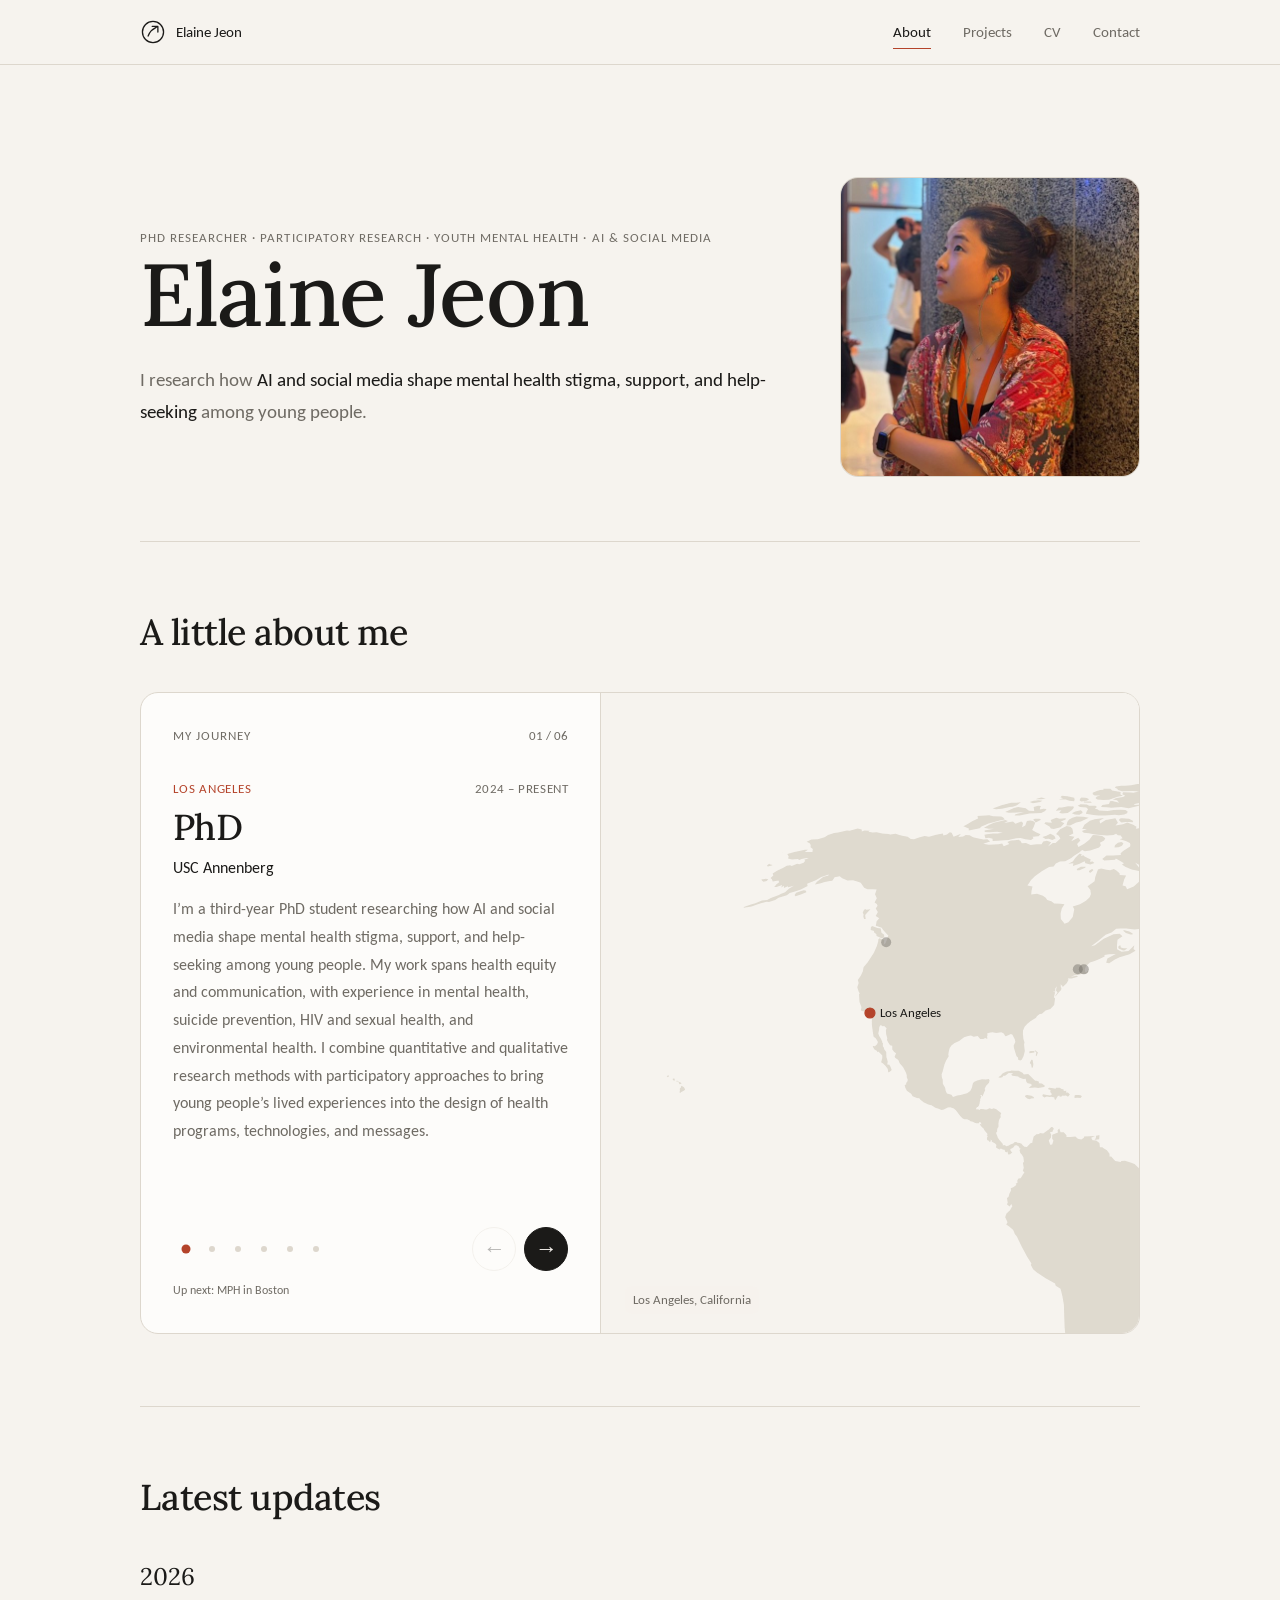
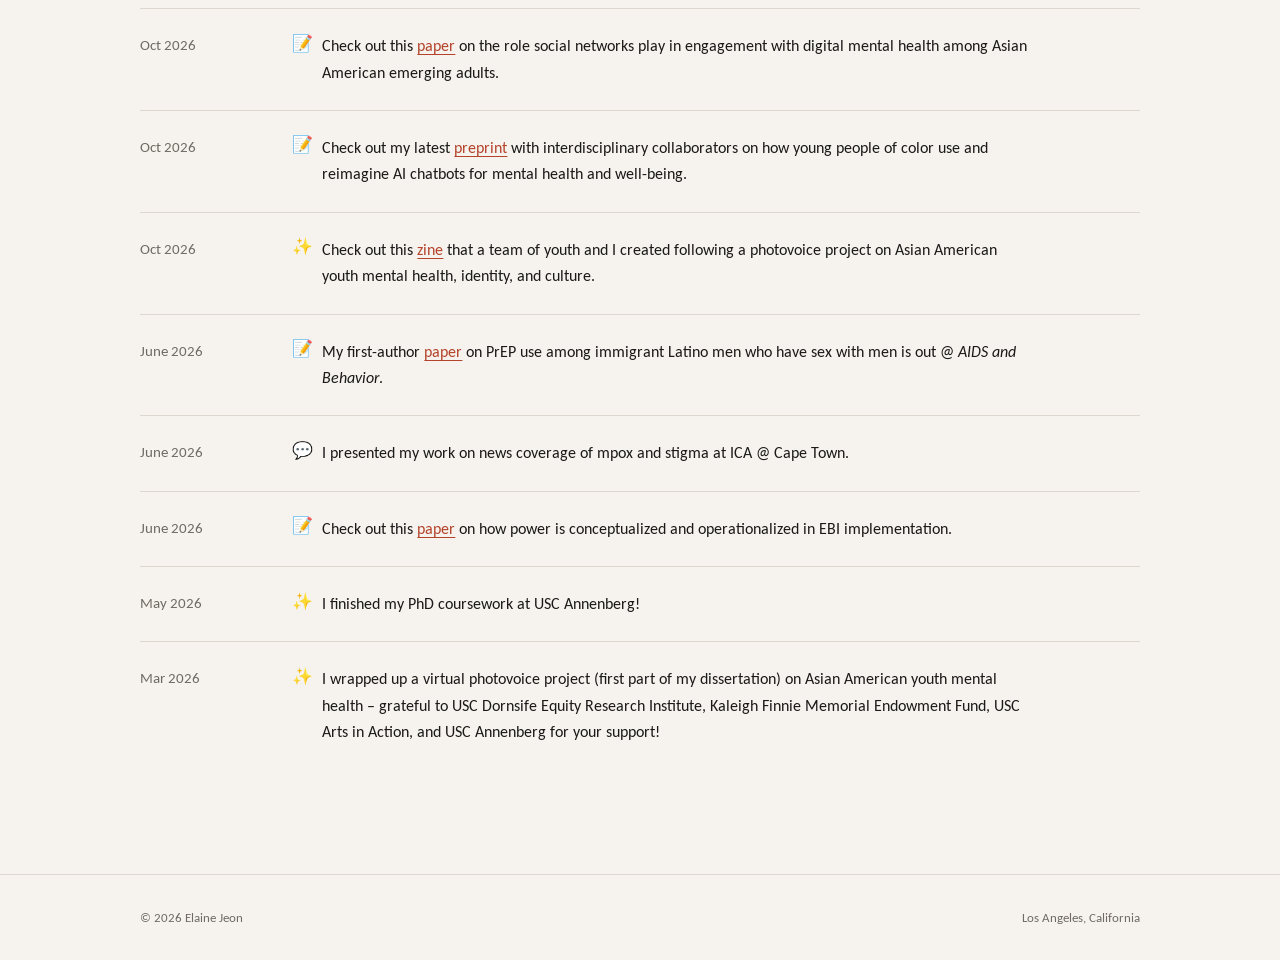
<file: index.html>
<!doctype html>
<html lang="en">
<head>
<meta charset="utf-8"><meta name="viewport" content="width=device-width,initial-scale=1">
<title>Elaine Jeon | PhD student, health communication & AI</title>
<meta name="description" content="Elaine Jeon: PhD student studying AI, youth, and mental-health support.">
<link href="https://fonts.googleapis.com/css2?family=Lora:ital,wght@0,400;0,500;0,600;1,400&family=Carlito:ital,wght@0,400;0,700;1,400&display=swap" rel="stylesheet">
<link rel="stylesheet" href="style.css">
</head>
<body>
<header class="site"><div class="wrap"><a class="brand" href="index.html"><svg viewBox="0 0 32 32" fill="none" stroke="currentColor" stroke-width="1.6" aria-label="Elaine Jeon logo" role="img"><circle cx="16" cy="16" r="13"/><path d="M10 21c3-8 6-8 12-12M22 9v7M22 9h-7" stroke-linecap="round" stroke-linejoin="round"/></svg><span>Elaine Jeon</span></a><nav aria-label="Main"><ul><li><a href="index.html" aria-current="page">About</a></li><li><a href="projects.html">Projects</a></li><li><a href="cv.html">CV</a></li><li><a href="contact.html">Contact</a></li></ul></nav></div></header>
<main><div class="wrap">
<div class="hero hero-split reveal"><div class="hero-text"><p class="eyebrow">PhD Researcher &middot; Participatory Research &middot; Youth Mental Health &middot; AI &amp; Social Media</p><h1>Elaine Jeon</h1><p class="lead">I research how <strong>AI and social media shape mental health stigma, support, and help-seeking</strong> among young people.</p></div><img class="hero-photo" src="assets/elaine-jeon.jpg" alt="Portrait of Elaine Jeon" width="600" height="600"></div>
<section class="reveal" id="journey-story" aria-roledescription="carousel" aria-label="A little about me">
<div class="section-head"><h2>A little about me</h2></div>
<div class="story">
<div class="story-card">
<div class="story-meta"><span class="eyebrow">My journey</span><span id="chapter-count">01 / 06</span></div>
<div class="detail" id="detail" aria-live="polite" aria-atomic="true">
<p class="loc">Los Angeles<span class="yrs">2024 – Present</span></p><h3>PhD</h3><p class="institution">USC Annenberg</p><p class="chapter-copy">I’m a third-year PhD student researching how AI and social media shape mental health stigma, support, and help-seeking among young people.</p>
</div>
<div class="story-controls">
<div class="chapter-dots" role="group" aria-label="Choose a chapter">
<button type="button" class="chapter-dot" aria-label="Chapter 1: PhD" aria-pressed="true" data-chapter="0"></button>
<button type="button" class="chapter-dot" aria-label="Chapter 2: MPH" aria-pressed="false" data-chapter="1"></button>
<button type="button" class="chapter-dot" aria-label="Chapter 3: Schwarzman Scholar" aria-pressed="false" data-chapter="2"></button>
<button type="button" class="chapter-dot" aria-label="Chapter 4: Management Consultant" aria-pressed="false" data-chapter="3"></button>
<button type="button" class="chapter-dot" aria-label="Chapter 5: BA in Economics" aria-pressed="false" data-chapter="4"></button>
<button type="button" class="chapter-dot" aria-label="Chapter 6: Growing up" aria-pressed="false" data-chapter="5"></button>
</div>
<div class="story-arrows"><button type="button" id="chapter-prev" aria-label="Previous chapter" disabled>&larr;</button><button type="button" id="chapter-next" aria-label="Next chapter: MPH">&rarr;</button></div>
</div>
<p class="next-preview" id="next-preview">Up next: MPH in Boston</p>
</div>
<figure class="map story-map" aria-label="Map of this chapter's locations"><svg id="map" role="img" aria-label="Los Angeles"></svg><figcaption id="map-caption">Los Angeles, California</figcaption></figure>
</div>
</section>
<section class="reveal" id="updates"><div class="section-head"><h2>Latest updates</h2></div><h3 class="year">2026</h3><ul class="updates"><li class="update"><time>Oct 2026</time><div><p><span class="emoji" aria-hidden="true">📝</span>Check out this <a href="https://www.sciencedirect.com/science/article/pii/S2667321526001915?via%3Dihub" target="_blank" rel="noopener">paper</a> on the role social networks play in engagement with digital mental health among Asian American emerging adults.</p></div></li><li class="update"><time>Oct 2026</time><div><p><span class="emoji" aria-hidden="true">📝</span>Check out my latest <a href="https://arxiv.org/abs/2610.02812" target="_blank" rel="noopener">preprint</a> with interdisciplinary collaborators on how young people of color use and reimagine AI chatbots for mental health and well-being.</p></div></li><li class="update"><time>Oct 2026</time><div><p><span class="emoji" aria-hidden="true">✨</span>Check out this <a href="https://canva.link/why72naq5r3vuhf" target="_blank" rel="noopener">zine</a> that a team of youth and I created following a photovoice project on Asian American youth mental health, identity, and culture.</p></div></li><li class="update"><time>June 2026</time><div><p><span class="emoji" aria-hidden="true">📝</span>My first-author <a href="https://link.springer.com/article/10.1007/s10461-026-05190-7" target="_blank" rel="noopener">paper</a> on PrEP use among immigrant Latino men who have sex with men is out @ <em>AIDS and Behavior</em>.</p></div></li><li class="update"><time>June 2026</time><div><p><span class="emoji" aria-hidden="true">💬</span>I presented my work on news coverage of mpox and stigma at ICA @ Cape Town.</p></div></li><li class="update"><time>June 2026</time><div><p><span class="emoji" aria-hidden="true">📝</span>Check out this <a href="https://link.springer.com/article/10.1186/s13012-026-01511-5" target="_blank" rel="noopener">paper</a> on how power is conceptualized and operationalized in EBI implementation.</p></div></li><li class="update"><time>May 2026</time><div><p><span class="emoji" aria-hidden="true">✨</span>I finished my PhD coursework at USC Annenberg!</p></div></li><li class="update"><time>Mar 2026</time><div><p><span class="emoji" aria-hidden="true">✨</span>I wrapped up a virtual photovoice project (first part of my dissertation) on Asian American youth mental health – grateful to USC Dornsife Equity Research Institute, Kaleigh Finnie Memorial Endowment Fund, USC Arts in Action, and USC Annenberg for your support!</p></div></li></ul></section>
</div></main>
<footer><div class="wrap"><span>&copy; 2026 Elaine Jeon</span><span>Los Angeles, California</span></div></footer>
<script>window.PLACES={"la":["Los Angeles",-118.24,34.05,"r"],"bos":["Boston",-71.06,42.36,"r"],"bj":["Beijing",116.41,39.9,"l"],"sg":["Singapore",103.82,1.35,"r"],"bkk":["Bangkok",100.5,13.76,"l"],"doh":["Doha",51.53,25.29,"l"],"am":["Amherst",-72.52,42.37,"l"],"sel":["Seoul",126.98,37.57,"r"],"sea":["Seattle",-122.33,47.61,"l"]}</script>
<script src="vendor/d3-array.js"></script><script src="vendor/d3-geo.js"></script><script src="vendor/topojson.js"></script><script src="app.js"></script>
<script data-pplx-inline-edit>
(function () {
  if (window === window.top) return;

  const allowedParentOrigins = ["https://www.perplexity.ai","https://perplexity.ai","https://testing.perplexity.ai","https://staging.perplexity.ai","https://*.preview.i.perplexity.ai","http://perplexity.localhost","http://localhost:1420","http://127.0.0.1:1420","http://localhost:3000","http://127.0.0.1:3000","http://localhost:5173","http://127.0.0.1:5173"];
  const MAX_FONT_BYTES = 500 * 1024;
  const MAX_TOTAL_FONT_BYTES = 2 * 1024 * 1024;
  const DEFAULT_LINE_HEIGHT = 16;
  let scrollForwarding = false;
  let scrollRaf = 0;
  let trustedTopOrigin = null;

  // Allow entries like "https://*.preview.i.perplexity.ai" — the wildcard
  // matches a single DNS label (no dots), so "https://*.foo" cannot stretch
  // across multiple labels.
  function matchesAllowedOrigin(origin) {
    if (!origin) return false;
    for (const entry of allowedParentOrigins) {
      if (!entry.includes("*")) {
        if (entry === origin) return true;
        continue;
      }
      const pattern = new RegExp(
        "^" +
          entry.replace(/[.+?^${}()|[\]\\]/g, "\\$&").replace(/\*/g, "[^.]+") +
          "$",
      );
      if (pattern.test(origin)) return true;
    }
    return false;
  }

  // Trust decision: when the sender is same-origin-visible (event.origin is a
  // real origin like https://www.perplexity.ai) we trust event.origin directly.
  // When event.origin is "null" (opaque broker srcdoc), we fall back to the
  // broker's stamped `parentOrigin` to identify the top window. The fallback
  // is claim-only — we rely on the browser's native `targetOrigin` enforcement
  // on the response path (see postToTrustedTop) to ensure replies can't be
  // delivered to anyone but the actual top window of that claimed origin.
  function getTrustedParentOrigin(event) {
    const forwardedParentOrigin =
      typeof event.data.parentOrigin === "string" ? event.data.parentOrigin : null;
    const parentOrigin = event.origin === "null" ? forwardedParentOrigin : event.origin;
    return matchesAllowedOrigin(parentOrigin) ? parentOrigin : null;
  }

  // All responses go to window.top with targetOrigin = the allowlisted origin.
  // An attacker that iframes us inside their own null-origin broker can claim
  // any parentOrigin they like, but the browser will drop the reply whenever
  // the real top's origin doesn't match — so the screenshot never leaves.
  function postToTrustedTop(message) {
    if (!trustedTopOrigin) return;
    try {
      window.top.postMessage(message, trustedTopOrigin);
    } catch (_error) {}
  }

  const PICK_CAPABILITIES = ["pick"];
  const PICK_CHAIN_LENGTH = 4;
  const PICK_MAX_TEXT_CHARS = 120;
  const PICK_MAX_HTML_CHARS = 300;

  function truncate(value, maxChars) {
    return value.length > maxChars ? value.slice(0, maxChars - 1) + "…" : value;
  }

  function isPickableElement(element) {
    return (
      element instanceof Element &&
      element !== document.documentElement &&
      element !== document.body
    );
  }

  function resolvePickTarget(x, y) {
    if (!Number.isFinite(x) || !Number.isFinite(y)) return null;
    const element = document.elementFromPoint(x, y);
    return isPickableElement(element) ? element.closest("svg") || element : null;
  }

  function pickLabel(element) {
    if (element.id) return element.localName + "#" + element.id;
    return [element.localName].concat(Array.from(element.classList).slice(0, 2)).join(".");
  }

  // Only attributes that help find the element in source. data-* values and URL
  // query strings or fragments can carry tokens.
  const PICK_ATTRIBUTES = new Set([
    "id",
    "class",
    "name",
    "type",
    "role",
    "alt",
    "aria-label",
    "href",
    "src",
  ]);

  function pickAttributeValue(attribute) {
    return attribute.name === "href" || attribute.name === "src"
      ? attribute.value.split(/[?#]/)[0]
      : attribute.value;
  }

  function describePickElement(element) {
    const chain = [];
    for (
      let current = element;
      isPickableElement(current) && chain.length < PICK_CHAIN_LENGTH;
      current = current.parentElement
    ) {
      chain.unshift(current);
    }
    const attributes = Array.from(element.attributes)
      .filter((attribute) => PICK_ATTRIBUTES.has(attribute.name))
      .map((attribute) => ` ${attribute.name}="${pickAttributeValue(attribute).replace(/"/g, "&quot;")}"`)
      .join("");
    const text = (element.innerText || element.textContent || "").replace(/\s+/g, " ").trim();
    return {
      chain: chain.map(pickLabel),
      html: truncate(`<${element.localName}${attributes}>`, PICK_MAX_HTML_CHARS),
      text: text ? truncate(text, PICK_MAX_TEXT_CHARS) : undefined,
    };
  }

  // Hover asks once per frame, and innerText on a large section forces layout,
  // so only the rect is re-read while the pointer stays on the same element.
  // Clicks ask for fresh details since the page may have changed the element.
  let lastPick = null;

  function describePickTarget(element, fresh) {
    if (fresh || lastPick?.element !== element) {
      lastPick = { element, details: describePickElement(element) };
    }
    const rect = element.getBoundingClientRect();
    return {
      rect: { x: rect.left, y: rect.top, width: rect.width, height: rect.height },
      ...lastPick.details,
    };
  }

  function inlineAll(original, clone) {
    if (original.nodeType !== 1 || clone.nodeType !== 1) return;

    try {
      const computedStyle = getComputedStyle(original);
      // cssText on a computed style is the serialized declaration in modern
      // Chromium/Safari — a single read beats enumerating ~400 longhand
      // properties. Firefox returns "" here, so we fall back on empty.
      const serialized = computedStyle.cssText;
      if (serialized) {
        clone.style.cssText = serialized;
      } else {
        const parts = new Array(computedStyle.length);
        for (let index = 0; index < computedStyle.length; index += 1) {
          const property = computedStyle[index];
          parts[index] = `${property}:${computedStyle.getPropertyValue(property)};`;
        }
        clone.style.cssText = parts.join("");
      }
    } catch (_error) {}

    const originalChildren = original.children;
    const clonedChildren = clone.children;
    for (
      let index = 0;
      index < originalChildren.length && index < clonedChildren.length;
      index += 1
    ) {
      inlineAll(originalChildren[index], clonedChildren[index]);
    }
  }

  function extractFontUrl(srcValue) {
    const matches = [
      ...srcValue.matchAll(
        /url\(["']?([^"')]+)["']?\)(?:\s*format\(["']?([^"')]+)["']?\))?/gi,
      ),
    ];
    if (matches.length === 0) return null;
    const woff2 = matches.find((m) => m[2] && m[2].toLowerCase().includes("woff2"));
    if (woff2) return woff2[1];
    const woff = matches.find((m) => m[2] && m[2].toLowerCase().includes("woff"));
    if (woff) return woff[1];
    return matches[0][1];
  }

  // Cache resolved font URL -> data URI across captures. Fonts on a page
  // essentially never change, and a batch run emits multiple captures back to
  // back — without this we'd refetch + re-base64 every time.
  const fontDataUriCache = new Map();
  const SRC_DECLARATION_RE = /src\s*:\s*[^;}]+/i;

  async function fetchAsDataUri(url) {
    if (fontDataUriCache.has(url)) return fontDataUriCache.get(url);
    let dataUri = null;
    try {
      const response = await fetch(url, { mode: "cors", credentials: "omit" });
      if (response.ok) {
        const blob = await response.blob();
        if (blob.size <= MAX_FONT_BYTES) {
          dataUri = await new Promise((resolve) => {
            const reader = new FileReader();
            reader.onloadend = () =>
              resolve(typeof reader.result === "string" ? reader.result : null);
            reader.onerror = () => resolve(null);
            reader.readAsDataURL(blob);
          });
        }
      }
    } catch (_error) {
      dataUri = null;
    }
    fontDataUriCache.set(url, dataUri);
    return dataUri;
  }

  function collectFontFaceRuleTexts() {
    const rules = [];
    for (const sheet of document.styleSheets) {
      let cssRules;
      try {
        cssRules = sheet.cssRules;
      } catch (_error) {
        continue;
      }
      if (!cssRules) continue;
      for (const rule of cssRules) {
        const cssText = rule.cssText || "";
        if (cssText.startsWith("@font-face")) rules.push(cssText);
      }
    }
    return rules;
  }

  async function buildInlinedFontCss() {
    const ruleTexts = collectFontFaceRuleTexts();
    if (ruleTexts.length === 0) return null;

    const resolved = ruleTexts.map((cssText) => {
      if (!SRC_DECLARATION_RE.test(cssText)) return null;
      const srcMatch = cssText.match(/src\s*:\s*([^;}]+)[;}]/i);
      if (!srcMatch) return null;
      const url = extractFontUrl(srcMatch[1]);
      if (!url) return null;
      try {
        return { cssText, url: new URL(url, document.baseURI).href };
      } catch (_error) {
        return null;
      }
    });

    const dataUris = await Promise.all(
      resolved.map((entry) => (entry ? fetchAsDataUri(entry.url) : Promise.resolve(null))),
    );

    const inlined = [];
    let totalBytes = 0;
    for (let index = 0; index < resolved.length; index += 1) {
      const entry = resolved[index];
      const dataUri = dataUris[index];
      if (!entry || !dataUri) continue;
      const approxBytes = dataUri.length * 0.75;
      if (totalBytes + approxBytes > MAX_TOTAL_FONT_BYTES) break;
      totalBytes += approxBytes;
      inlined.push(entry.cssText.replace(SRC_DECLARATION_RE, `src: url("${dataUri}")`));
    }
    return inlined.length > 0 ? inlined.join("\n") : null;
  }

  function stripExternal(clone) {
    const images = clone.querySelectorAll("img");
    for (let index = 0; index < images.length; index += 1) {
      const src = images[index].getAttribute("src");
      if (src && !src.startsWith("data:")) images[index].removeAttribute("src");
    }

    const elements = clone.querySelectorAll("*");
    for (let index = 0; index < elements.length; index += 1) {
      const style = elements[index].style.cssText;
      if (style && style.includes("url(")) {
        elements[index].style.cssText = style.replace(
          /url\(["']?(?!data:)[^)"']*["']?\)/gi,
          "none",
        );
      }
    }
  }

  function emitScroll() {
    scrollRaf = 0;
    if (!scrollForwarding) return;
    postToTrustedTop({
      type: "INLINE_EDIT_SCROLL",
      scrollX: window.scrollX,
      scrollY: window.scrollY,
      capabilities: PICK_CAPABILITIES,
    });
  }

  window.addEventListener(
    "scroll",
    function () {
      if (!scrollForwarding || scrollRaf) return;
      scrollRaf = requestAnimationFrame(emitScroll);
    },
    { passive: true, capture: true },
  );

  async function handleCaptureRequest(event) {
    const requestId = event.data.requestId;
    const scrollX = window.scrollX;
    const scrollY = window.scrollY;
    const width = window.innerWidth;
    const height = window.innerHeight;

    function postResult(dataUrl) {
      postToTrustedTop({
        type: "INLINE_EDIT_SCREENSHOT_RESULT",
        requestId,
        dataUrl,
        scrollX,
        scrollY,
      });
    }

    try {
      // Wait for any pending web fonts to resolve so both inline metrics and
      // the @font-face inlining below see the same loaded faces.
      if (document.fonts && document.fonts.ready) {
        try {
          await document.fonts.ready;
        } catch (_error) {}
      }

      const clone = document.documentElement.cloneNode(true);
      inlineAll(document.documentElement, clone);

      const removedNodes = clone.querySelectorAll("script,link[rel=\"stylesheet\"],style");
      for (let index = 0; index < removedNodes.length; index += 1) {
        removedNodes[index].remove();
      }

      stripExternal(clone);

      // Re-embed web fonts as data-URI @font-face rules so the SVG rasterizer
      // can resolve them — external font URLs aren't fetched during
      // foreignObject rendering, which would otherwise force a fallback face
      // and change text metrics.
      const inlinedFontCss = await buildInlinedFontCss();
      if (inlinedFontCss) {
        const styleEl = document.createElement("style");
        styleEl.textContent = inlinedFontCss;
        const head = clone.querySelector("head");
        if (head) head.appendChild(styleEl);
        else clone.insertBefore(styleEl, clone.firstChild);
      }

      const html = new XMLSerializer().serializeToString(clone);
      const svg =
        `<svg xmlns="http://www.w3.org/2000/svg" width="${width}" height="${height}">` +
        '<foreignObject width="100%" height="100%">' +
        `<div xmlns="http://www.w3.org/1999/xhtml" style="width:${width}px;height:${height}px;overflow:hidden">` +
        `<div style="position:relative;left:-${scrollX}px;top:-${scrollY}px">` +
        html +
        "</div></div></foreignObject></svg>";
      const svgUrl = `data:image/svg+xml;charset=utf-8,${encodeURIComponent(svg)}`;
      const image = new Image();
      image.onload = function () {
        const canvas = document.createElement("canvas");
        canvas.width = width;
        canvas.height = height;
        canvas.getContext("2d").drawImage(image, 0, 0);
        postResult(canvas.toDataURL("image/png"));
      };
      image.onerror = function () {
        postResult(null);
      };
      image.src = svgUrl;
    } catch (_error) {
      postResult(null);
    }
  }

  window.addEventListener("message", function (event) {
    if (!event.data) return;
    // Only accept messages from the direct parent frame. Blocks sibling /
    // unrelated-window postMessage senders that could otherwise reach us.
    if (event.source !== window.parent) return;

    const trustedParentOrigin = getTrustedParentOrigin(event);
    if (!trustedParentOrigin) return;
    trustedTopOrigin = trustedParentOrigin;

    if (event.data.type === "INLINE_EDIT_PICK") {
      const element = resolvePickTarget(event.data.x, event.data.y);
      postToTrustedTop({
        type: "INLINE_EDIT_PICK_RESULT",
        seq: event.data.seq,
        target: element ? describePickTarget(element, event.data.fresh === true) : null,
      });
      return;
    }

    if (event.data.type === "INLINE_EDIT_SCROLL_START") {
      scrollForwarding = true;
      emitScroll();
      return;
    }

    if (event.data.type === "INLINE_EDIT_SCROLL_STOP") {
      scrollForwarding = false;
      if (scrollRaf) cancelAnimationFrame(scrollRaf);
      scrollRaf = 0;
      return;
    }

    if (event.data.type === "INLINE_EDIT_SCROLL_BY") {
      const { deltaX, deltaY, deltaMode } = event.data;
      if (!scrollForwarding || !Number.isFinite(deltaX) || !Number.isFinite(deltaY)) return;
      if (deltaMode !== 0 && deltaMode !== 1 && deltaMode !== 2) return;
      const lineHeight =
        parseFloat(getComputedStyle(document.documentElement).lineHeight) || DEFAULT_LINE_HEIGHT;
      const scaleX = deltaMode === 1 ? lineHeight : deltaMode === 2 ? window.innerWidth : 1;
      const scaleY = deltaMode === 1 ? lineHeight : deltaMode === 2 ? window.innerHeight : 1;
      // The selection overlay receives the wheel event instead of this iframe.
      // Instant scrolling preserves trackpad deltas even on smooth-scroll sites.
      window.scrollBy({ left: deltaX * scaleX, top: deltaY * scaleY, behavior: "instant" });
      emitScroll();
      return;
    }

    if (event.data.type !== "INLINE_EDIT_CAPTURE_REQUEST") return;

    handleCaptureRequest(event);
  });
})();


</script></body></html>
</file>
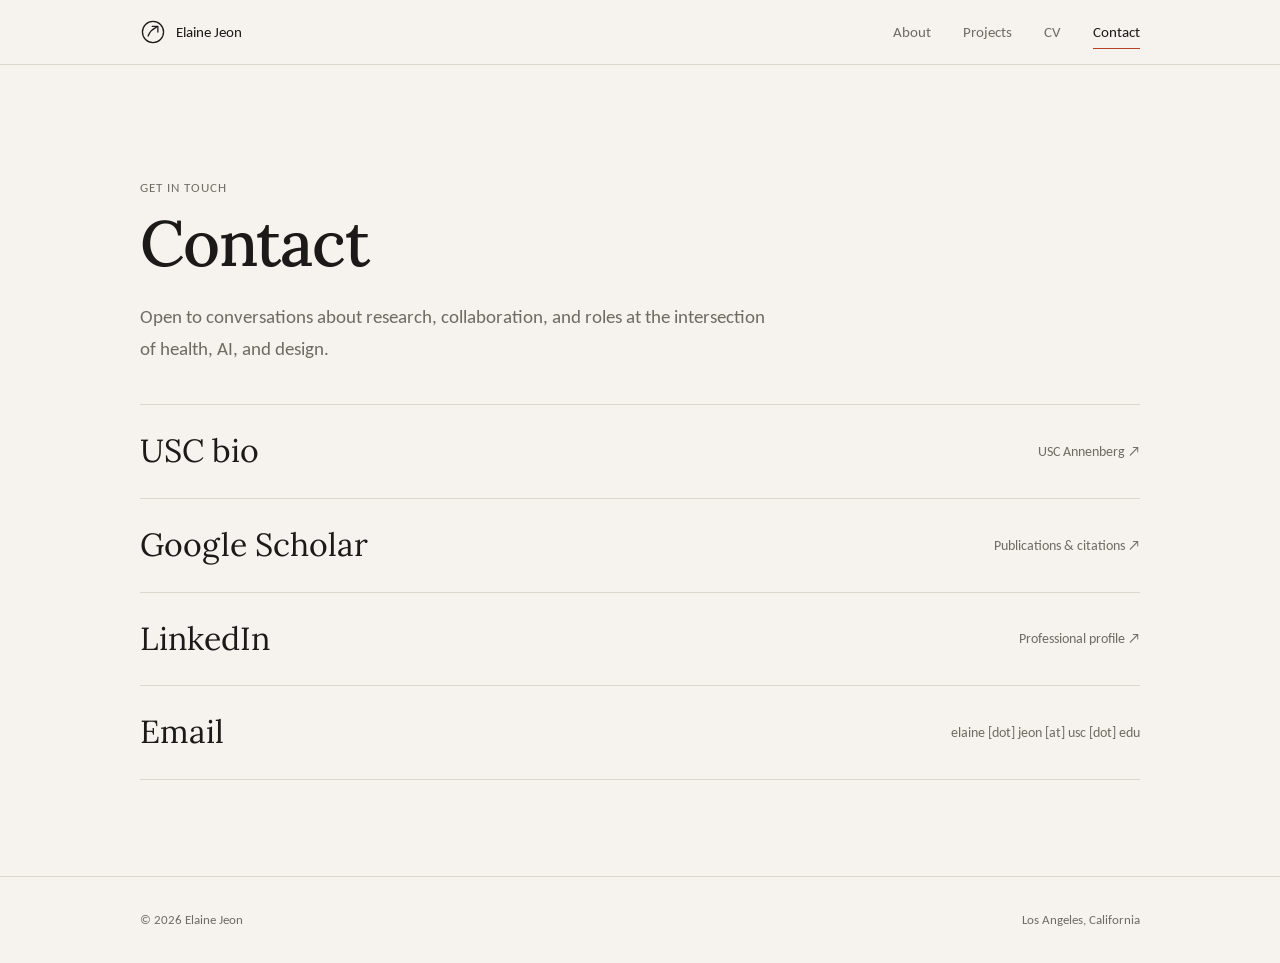
<file: contact.html>
<!doctype html>
<html lang="en"><head><meta charset="utf-8"><meta name="viewport" content="width=device-width,initial-scale=1">
<title>Contact | Elaine Jeon</title>
<meta name="description" content="Elaine Jeon: PhD student studying how AI and social media shape youth mental-health support.">
<link rel="preconnect" href="https://fonts.googleapis.com"><link href="https://fonts.googleapis.com/css2?family=Lora:ital,wght@0,400;0,500;0,600;1,400&family=Carlito:ital,wght@0,400;0,700;1,400&display=swap" rel="stylesheet">
<link rel="stylesheet" href="style.css"></head><body>
<header class="site"><div class="wrap"><a class="brand" href="index.html"><svg viewBox="0 0 32 32" fill="none" stroke="currentColor" stroke-width="1.6" aria-label="Elaine Jeon logo" role="img"><circle cx="16" cy="16" r="13"/><path d="M10 21c3-8 6-8 12-12M22 9v7M22 9h-7" stroke-linecap="round" stroke-linejoin="round"/></svg><span>Elaine Jeon</span></a><nav aria-label="Main"><ul><li><a href="index.html">About</a></li><li><a href="projects.html">Projects</a></li><li><a href="cv.html">CV</a></li><li><a href="contact.html" aria-current="page">Contact</a></li></ul></nav></div></header>
<main><div class="wrap"><div class="hero reveal"><p class="eyebrow">Get in touch</p><h1 style="font-size:clamp(2.5rem,5vw,4rem);margin-top:.75rem">Contact</h1><p class="lead">Open to conversations about research, collaboration, and roles at the intersection of health, AI, and design.</p>
<ul class="contact-list">
<li><a href="https://annenberg.usc.edu/phd-students/elaine-jeon" target="_blank" rel="noopener">USC bio <span>USC Annenberg ↗</span></a></li>
<li><a href="https://scholar.google.com/citations?user=zRGqly4AAAAJ&amp;hl=en" target="_blank" rel="noopener">Google Scholar <span>Publications &amp; citations ↗</span></a></li>
<li><a href="https://www.linkedin.com/in/elainejeon/?isSelfProfile=true" target="_blank" rel="noopener">LinkedIn <span>Professional profile ↗</span></a></li>
<li><a href="mailto:elaine.jeon@usc.edu">Email <span>elaine [dot] jeon [at] usc [dot] edu</span></a></li>
</ul></div></div></main>
<footer><div class="wrap"><span>&copy; 2026 Elaine Jeon</span><span>Los Angeles, California</span></div></footer>
<script src="app.js"></script><script data-pplx-inline-edit>
(function () {
  if (window === window.top) return;

  const allowedParentOrigins = ["https://www.perplexity.ai","https://perplexity.ai","https://testing.perplexity.ai","https://staging.perplexity.ai","https://*.preview.i.perplexity.ai","http://perplexity.localhost","http://localhost:1420","http://127.0.0.1:1420","http://localhost:3000","http://127.0.0.1:3000","http://localhost:5173","http://127.0.0.1:5173"];
  const MAX_FONT_BYTES = 500 * 1024;
  const MAX_TOTAL_FONT_BYTES = 2 * 1024 * 1024;
  const DEFAULT_LINE_HEIGHT = 16;
  let scrollForwarding = false;
  let scrollRaf = 0;
  let trustedTopOrigin = null;

  // Allow entries like "https://*.preview.i.perplexity.ai" — the wildcard
  // matches a single DNS label (no dots), so "https://*.foo" cannot stretch
  // across multiple labels.
  function matchesAllowedOrigin(origin) {
    if (!origin) return false;
    for (const entry of allowedParentOrigins) {
      if (!entry.includes("*")) {
        if (entry === origin) return true;
        continue;
      }
      const pattern = new RegExp(
        "^" +
          entry.replace(/[.+?^${}()|[\]\\]/g, "\\$&").replace(/\*/g, "[^.]+") +
          "$",
      );
      if (pattern.test(origin)) return true;
    }
    return false;
  }

  // Trust decision: when the sender is same-origin-visible (event.origin is a
  // real origin like https://www.perplexity.ai) we trust event.origin directly.
  // When event.origin is "null" (opaque broker srcdoc), we fall back to the
  // broker's stamped `parentOrigin` to identify the top window. The fallback
  // is claim-only — we rely on the browser's native `targetOrigin` enforcement
  // on the response path (see postToTrustedTop) to ensure replies can't be
  // delivered to anyone but the actual top window of that claimed origin.
  function getTrustedParentOrigin(event) {
    const forwardedParentOrigin =
      typeof event.data.parentOrigin === "string" ? event.data.parentOrigin : null;
    const parentOrigin = event.origin === "null" ? forwardedParentOrigin : event.origin;
    return matchesAllowedOrigin(parentOrigin) ? parentOrigin : null;
  }

  // All responses go to window.top with targetOrigin = the allowlisted origin.
  // An attacker that iframes us inside their own null-origin broker can claim
  // any parentOrigin they like, but the browser will drop the reply whenever
  // the real top's origin doesn't match — so the screenshot never leaves.
  function postToTrustedTop(message) {
    if (!trustedTopOrigin) return;
    try {
      window.top.postMessage(message, trustedTopOrigin);
    } catch (_error) {}
  }

  const PICK_CAPABILITIES = ["pick"];
  const PICK_CHAIN_LENGTH = 4;
  const PICK_MAX_TEXT_CHARS = 120;
  const PICK_MAX_HTML_CHARS = 300;

  function truncate(value, maxChars) {
    return value.length > maxChars ? value.slice(0, maxChars - 1) + "…" : value;
  }

  function isPickableElement(element) {
    return (
      element instanceof Element &&
      element !== document.documentElement &&
      element !== document.body
    );
  }

  function resolvePickTarget(x, y) {
    if (!Number.isFinite(x) || !Number.isFinite(y)) return null;
    const element = document.elementFromPoint(x, y);
    return isPickableElement(element) ? element.closest("svg") || element : null;
  }

  function pickLabel(element) {
    if (element.id) return element.localName + "#" + element.id;
    return [element.localName].concat(Array.from(element.classList).slice(0, 2)).join(".");
  }

  // Only attributes that help find the element in source. data-* values and URL
  // query strings or fragments can carry tokens.
  const PICK_ATTRIBUTES = new Set([
    "id",
    "class",
    "name",
    "type",
    "role",
    "alt",
    "aria-label",
    "href",
    "src",
  ]);

  function pickAttributeValue(attribute) {
    return attribute.name === "href" || attribute.name === "src"
      ? attribute.value.split(/[?#]/)[0]
      : attribute.value;
  }

  function describePickElement(element) {
    const chain = [];
    for (
      let current = element;
      isPickableElement(current) && chain.length < PICK_CHAIN_LENGTH;
      current = current.parentElement
    ) {
      chain.unshift(current);
    }
    const attributes = Array.from(element.attributes)
      .filter((attribute) => PICK_ATTRIBUTES.has(attribute.name))
      .map((attribute) => ` ${attribute.name}="${pickAttributeValue(attribute).replace(/"/g, "&quot;")}"`)
      .join("");
    const text = (element.innerText || element.textContent || "").replace(/\s+/g, " ").trim();
    return {
      chain: chain.map(pickLabel),
      html: truncate(`<${element.localName}${attributes}>`, PICK_MAX_HTML_CHARS),
      text: text ? truncate(text, PICK_MAX_TEXT_CHARS) : undefined,
    };
  }

  // Hover asks once per frame, and innerText on a large section forces layout,
  // so only the rect is re-read while the pointer stays on the same element.
  // Clicks ask for fresh details since the page may have changed the element.
  let lastPick = null;

  function describePickTarget(element, fresh) {
    if (fresh || lastPick?.element !== element) {
      lastPick = { element, details: describePickElement(element) };
    }
    const rect = element.getBoundingClientRect();
    return {
      rect: { x: rect.left, y: rect.top, width: rect.width, height: rect.height },
      ...lastPick.details,
    };
  }

  function inlineAll(original, clone) {
    if (original.nodeType !== 1 || clone.nodeType !== 1) return;

    try {
      const computedStyle = getComputedStyle(original);
      // cssText on a computed style is the serialized declaration in modern
      // Chromium/Safari — a single read beats enumerating ~400 longhand
      // properties. Firefox returns "" here, so we fall back on empty.
      const serialized = computedStyle.cssText;
      if (serialized) {
        clone.style.cssText = serialized;
      } else {
        const parts = new Array(computedStyle.length);
        for (let index = 0; index < computedStyle.length; index += 1) {
          const property = computedStyle[index];
          parts[index] = `${property}:${computedStyle.getPropertyValue(property)};`;
        }
        clone.style.cssText = parts.join("");
      }
    } catch (_error) {}

    const originalChildren = original.children;
    const clonedChildren = clone.children;
    for (
      let index = 0;
      index < originalChildren.length && index < clonedChildren.length;
      index += 1
    ) {
      inlineAll(originalChildren[index], clonedChildren[index]);
    }
  }

  function extractFontUrl(srcValue) {
    const matches = [
      ...srcValue.matchAll(
        /url\(["']?([^"')]+)["']?\)(?:\s*format\(["']?([^"')]+)["']?\))?/gi,
      ),
    ];
    if (matches.length === 0) return null;
    const woff2 = matches.find((m) => m[2] && m[2].toLowerCase().includes("woff2"));
    if (woff2) return woff2[1];
    const woff = matches.find((m) => m[2] && m[2].toLowerCase().includes("woff"));
    if (woff) return woff[1];
    return matches[0][1];
  }

  // Cache resolved font URL -> data URI across captures. Fonts on a page
  // essentially never change, and a batch run emits multiple captures back to
  // back — without this we'd refetch + re-base64 every time.
  const fontDataUriCache = new Map();
  const SRC_DECLARATION_RE = /src\s*:\s*[^;}]+/i;

  async function fetchAsDataUri(url) {
    if (fontDataUriCache.has(url)) return fontDataUriCache.get(url);
    let dataUri = null;
    try {
      const response = await fetch(url, { mode: "cors", credentials: "omit" });
      if (response.ok) {
        const blob = await response.blob();
        if (blob.size <= MAX_FONT_BYTES) {
          dataUri = await new Promise((resolve) => {
            const reader = new FileReader();
            reader.onloadend = () =>
              resolve(typeof reader.result === "string" ? reader.result : null);
            reader.onerror = () => resolve(null);
            reader.readAsDataURL(blob);
          });
        }
      }
    } catch (_error) {
      dataUri = null;
    }
    fontDataUriCache.set(url, dataUri);
    return dataUri;
  }

  function collectFontFaceRuleTexts() {
    const rules = [];
    for (const sheet of document.styleSheets) {
      let cssRules;
      try {
        cssRules = sheet.cssRules;
      } catch (_error) {
        continue;
      }
      if (!cssRules) continue;
      for (const rule of cssRules) {
        const cssText = rule.cssText || "";
        if (cssText.startsWith("@font-face")) rules.push(cssText);
      }
    }
    return rules;
  }

  async function buildInlinedFontCss() {
    const ruleTexts = collectFontFaceRuleTexts();
    if (ruleTexts.length === 0) return null;

    const resolved = ruleTexts.map((cssText) => {
      if (!SRC_DECLARATION_RE.test(cssText)) return null;
      const srcMatch = cssText.match(/src\s*:\s*([^;}]+)[;}]/i);
      if (!srcMatch) return null;
      const url = extractFontUrl(srcMatch[1]);
      if (!url) return null;
      try {
        return { cssText, url: new URL(url, document.baseURI).href };
      } catch (_error) {
        return null;
      }
    });

    const dataUris = await Promise.all(
      resolved.map((entry) => (entry ? fetchAsDataUri(entry.url) : Promise.resolve(null))),
    );

    const inlined = [];
    let totalBytes = 0;
    for (let index = 0; index < resolved.length; index += 1) {
      const entry = resolved[index];
      const dataUri = dataUris[index];
      if (!entry || !dataUri) continue;
      const approxBytes = dataUri.length * 0.75;
      if (totalBytes + approxBytes > MAX_TOTAL_FONT_BYTES) break;
      totalBytes += approxBytes;
      inlined.push(entry.cssText.replace(SRC_DECLARATION_RE, `src: url("${dataUri}")`));
    }
    return inlined.length > 0 ? inlined.join("\n") : null;
  }

  function stripExternal(clone) {
    const images = clone.querySelectorAll("img");
    for (let index = 0; index < images.length; index += 1) {
      const src = images[index].getAttribute("src");
      if (src && !src.startsWith("data:")) images[index].removeAttribute("src");
    }

    const elements = clone.querySelectorAll("*");
    for (let index = 0; index < elements.length; index += 1) {
      const style = elements[index].style.cssText;
      if (style && style.includes("url(")) {
        elements[index].style.cssText = style.replace(
          /url\(["']?(?!data:)[^)"']*["']?\)/gi,
          "none",
        );
      }
    }
  }

  function emitScroll() {
    scrollRaf = 0;
    if (!scrollForwarding) return;
    postToTrustedTop({
      type: "INLINE_EDIT_SCROLL",
      scrollX: window.scrollX,
      scrollY: window.scrollY,
      capabilities: PICK_CAPABILITIES,
    });
  }

  window.addEventListener(
    "scroll",
    function () {
      if (!scrollForwarding || scrollRaf) return;
      scrollRaf = requestAnimationFrame(emitScroll);
    },
    { passive: true, capture: true },
  );

  async function handleCaptureRequest(event) {
    const requestId = event.data.requestId;
    const scrollX = window.scrollX;
    const scrollY = window.scrollY;
    const width = window.innerWidth;
    const height = window.innerHeight;

    function postResult(dataUrl) {
      postToTrustedTop({
        type: "INLINE_EDIT_SCREENSHOT_RESULT",
        requestId,
        dataUrl,
        scrollX,
        scrollY,
      });
    }

    try {
      // Wait for any pending web fonts to resolve so both inline metrics and
      // the @font-face inlining below see the same loaded faces.
      if (document.fonts && document.fonts.ready) {
        try {
          await document.fonts.ready;
        } catch (_error) {}
      }

      const clone = document.documentElement.cloneNode(true);
      inlineAll(document.documentElement, clone);

      const removedNodes = clone.querySelectorAll("script,link[rel=\"stylesheet\"],style");
      for (let index = 0; index < removedNodes.length; index += 1) {
        removedNodes[index].remove();
      }

      stripExternal(clone);

      // Re-embed web fonts as data-URI @font-face rules so the SVG rasterizer
      // can resolve them — external font URLs aren't fetched during
      // foreignObject rendering, which would otherwise force a fallback face
      // and change text metrics.
      const inlinedFontCss = await buildInlinedFontCss();
      if (inlinedFontCss) {
        const styleEl = document.createElement("style");
        styleEl.textContent = inlinedFontCss;
        const head = clone.querySelector("head");
        if (head) head.appendChild(styleEl);
        else clone.insertBefore(styleEl, clone.firstChild);
      }

      const html = new XMLSerializer().serializeToString(clone);
      const svg =
        `<svg xmlns="http://www.w3.org/2000/svg" width="${width}" height="${height}">` +
        '<foreignObject width="100%" height="100%">' +
        `<div xmlns="http://www.w3.org/1999/xhtml" style="width:${width}px;height:${height}px;overflow:hidden">` +
        `<div style="position:relative;left:-${scrollX}px;top:-${scrollY}px">` +
        html +
        "</div></div></foreignObject></svg>";
      const svgUrl = `data:image/svg+xml;charset=utf-8,${encodeURIComponent(svg)}`;
      const image = new Image();
      image.onload = function () {
        const canvas = document.createElement("canvas");
        canvas.width = width;
        canvas.height = height;
        canvas.getContext("2d").drawImage(image, 0, 0);
        postResult(canvas.toDataURL("image/png"));
      };
      image.onerror = function () {
        postResult(null);
      };
      image.src = svgUrl;
    } catch (_error) {
      postResult(null);
    }
  }

  window.addEventListener("message", function (event) {
    if (!event.data) return;
    // Only accept messages from the direct parent frame. Blocks sibling /
    // unrelated-window postMessage senders that could otherwise reach us.
    if (event.source !== window.parent) return;

    const trustedParentOrigin = getTrustedParentOrigin(event);
    if (!trustedParentOrigin) return;
    trustedTopOrigin = trustedParentOrigin;

    if (event.data.type === "INLINE_EDIT_PICK") {
      const element = resolvePickTarget(event.data.x, event.data.y);
      postToTrustedTop({
        type: "INLINE_EDIT_PICK_RESULT",
        seq: event.data.seq,
        target: element ? describePickTarget(element, event.data.fresh === true) : null,
      });
      return;
    }

    if (event.data.type === "INLINE_EDIT_SCROLL_START") {
      scrollForwarding = true;
      emitScroll();
      return;
    }

    if (event.data.type === "INLINE_EDIT_SCROLL_STOP") {
      scrollForwarding = false;
      if (scrollRaf) cancelAnimationFrame(scrollRaf);
      scrollRaf = 0;
      return;
    }

    if (event.data.type === "INLINE_EDIT_SCROLL_BY") {
      const { deltaX, deltaY, deltaMode } = event.data;
      if (!scrollForwarding || !Number.isFinite(deltaX) || !Number.isFinite(deltaY)) return;
      if (deltaMode !== 0 && deltaMode !== 1 && deltaMode !== 2) return;
      const lineHeight =
        parseFloat(getComputedStyle(document.documentElement).lineHeight) || DEFAULT_LINE_HEIGHT;
      const scaleX = deltaMode === 1 ? lineHeight : deltaMode === 2 ? window.innerWidth : 1;
      const scaleY = deltaMode === 1 ? lineHeight : deltaMode === 2 ? window.innerHeight : 1;
      // The selection overlay receives the wheel event instead of this iframe.
      // Instant scrolling preserves trackpad deltas even on smooth-scroll sites.
      window.scrollBy({ left: deltaX * scaleX, top: deltaY * scaleY, behavior: "instant" });
      emitScroll();
      return;
    }

    if (event.data.type !== "INLINE_EDIT_CAPTURE_REQUEST") return;

    handleCaptureRequest(event);
  });
})();


</script></body></html>
</file>
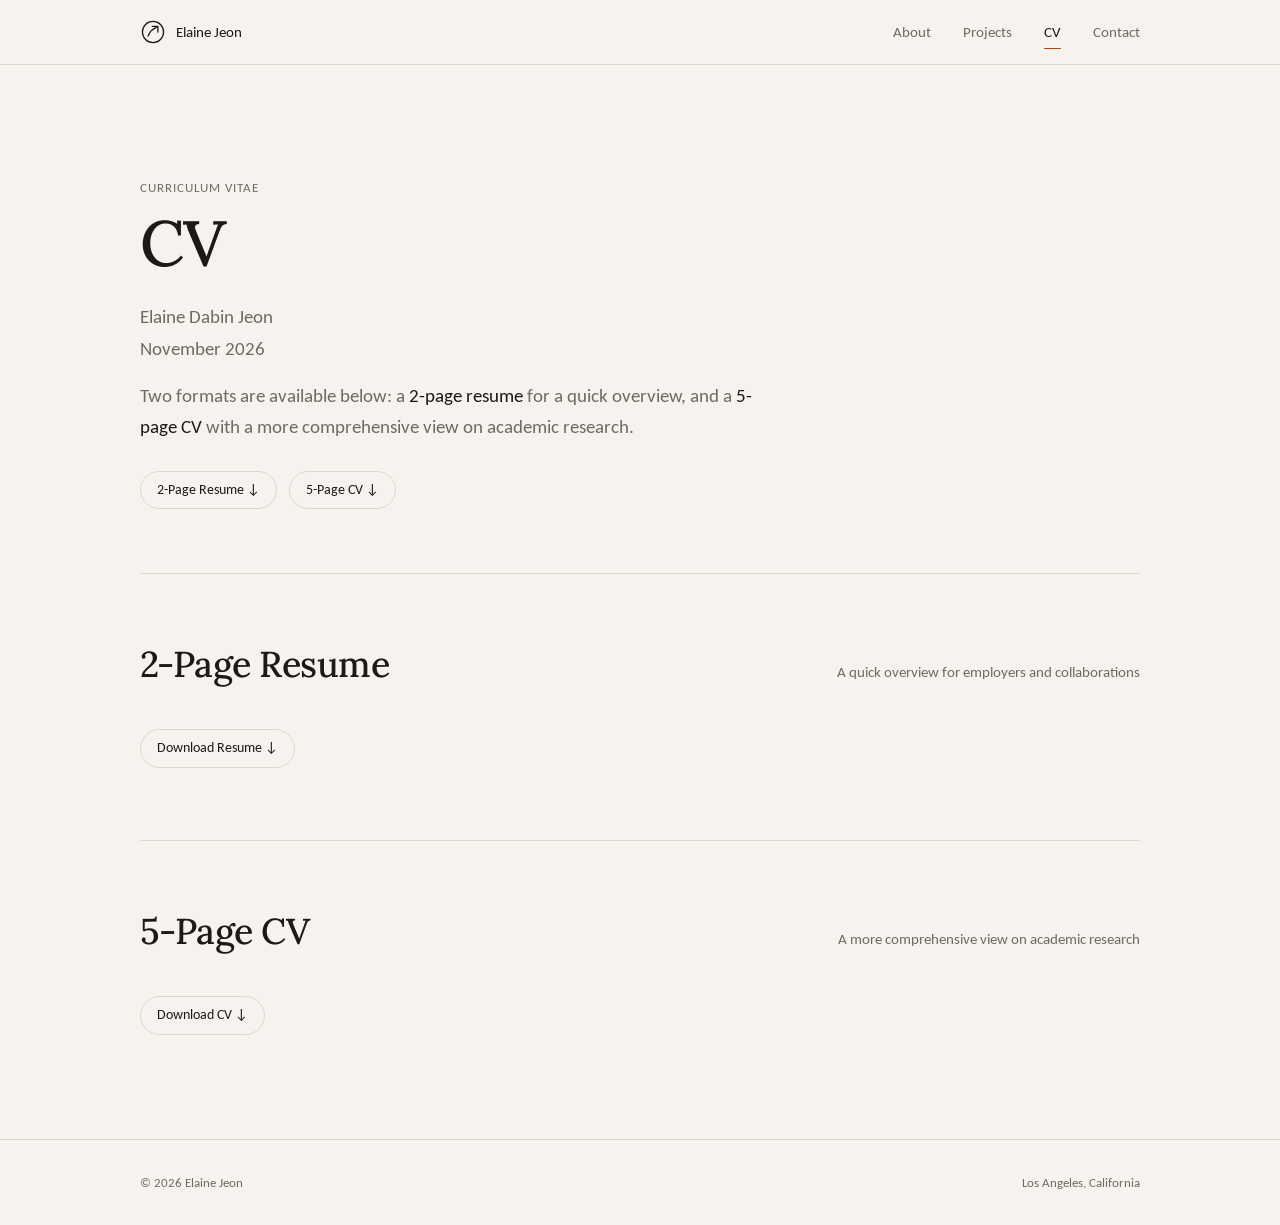
<file: cv.html>
<!DOCTYPE html>
<html lang="en"><head><meta charset="utf-8"><meta name="viewport" content="width=device-width,initial-scale=1">
<title>CV | Elaine Jeon</title>
<meta name="description" content="Elaine Jeon: PhD student studying how AI and social media shape youth mental-health support.">
<link rel="preconnect" href="https://fonts.googleapis.com"><link href="https://fonts.googleapis.com/css2?family=Lora:ital,wght@0,400;0,500;0,600;1,400&family=Carlito:ital,wght@0,400;0,700;1,400&display=swap" rel="stylesheet">
<link rel="stylesheet" href="style.css">
<style>#resume,#cv{scroll-margin-top:80px}</style>
</head><body>
<header class="site"><div class="wrap"><a class="brand" href="index.html"><svg viewBox="0 0 32 32" fill="none" stroke="currentColor" stroke-width="1.6" aria-label="Elaine Jeon logo" role="img"><circle cx="16" cy="16" r="13"></circle><path d="M10 21c3-8 6-8 12-12M22 9v7M22 9h-7" stroke-linecap="round" stroke-linejoin="round"></path></svg><span>Elaine Jeon</span></a><nav aria-label="Main"><ul><li><a href="index.html">About</a></li><li><a href="projects.html">Projects</a></li><li><a href="cv.html" aria-current="page">CV</a></li><li><a href="contact.html">Contact</a></li></ul></nav></div></header>
<main><div class="wrap"><div class="hero reveal"><p class="eyebrow">Curriculum vitae</p><h1 style="font-size:clamp(2.5rem,5vw,4rem);margin-top:.75rem">CV</h1><p class="lead">Elaine Dabin Jeon<br>November 2026</p>
<p class="lead" style="margin-top:1rem">Two formats are available below: a <strong>2-page resume</strong> for a quick overview, and a <strong>5-page CV</strong> with a more comprehensive view on academic research.</p>
<div class="cv-actions"><a class="pbtn" href="#resume">2-Page Resume ↓</a><a class="pbtn" href="#cv">5-Page CV ↓</a></div></div>
<section id="resume" aria-label="2-page resume">
<div class="section-head"><h2>2-Page Resume</h2><p>A quick overview for employers and collaborations</p></div>
<div class="cv-actions"><a class="pbtn" href="assets/Elaine-Jeon-Resume-November-2026.pdf" download="">Download Resume ↓</a></div>
</section>
<section id="cv" aria-label="5-page CV">
<div class="section-head"><h2>5-Page CV</h2><p>A more comprehensive view on academic research</p></div>
<div class="cv-actions"><a class="pbtn" href="assets/Elaine-Jeon-CV-November-2026.pdf" download="">Download CV ↓</a></div>
</section></div></main>
<footer><div class="wrap"><span>© 2026 Elaine Jeon</span><span>Los Angeles, California</span></div></footer>
<script src="app.js"></script>
</body></html>
</file>
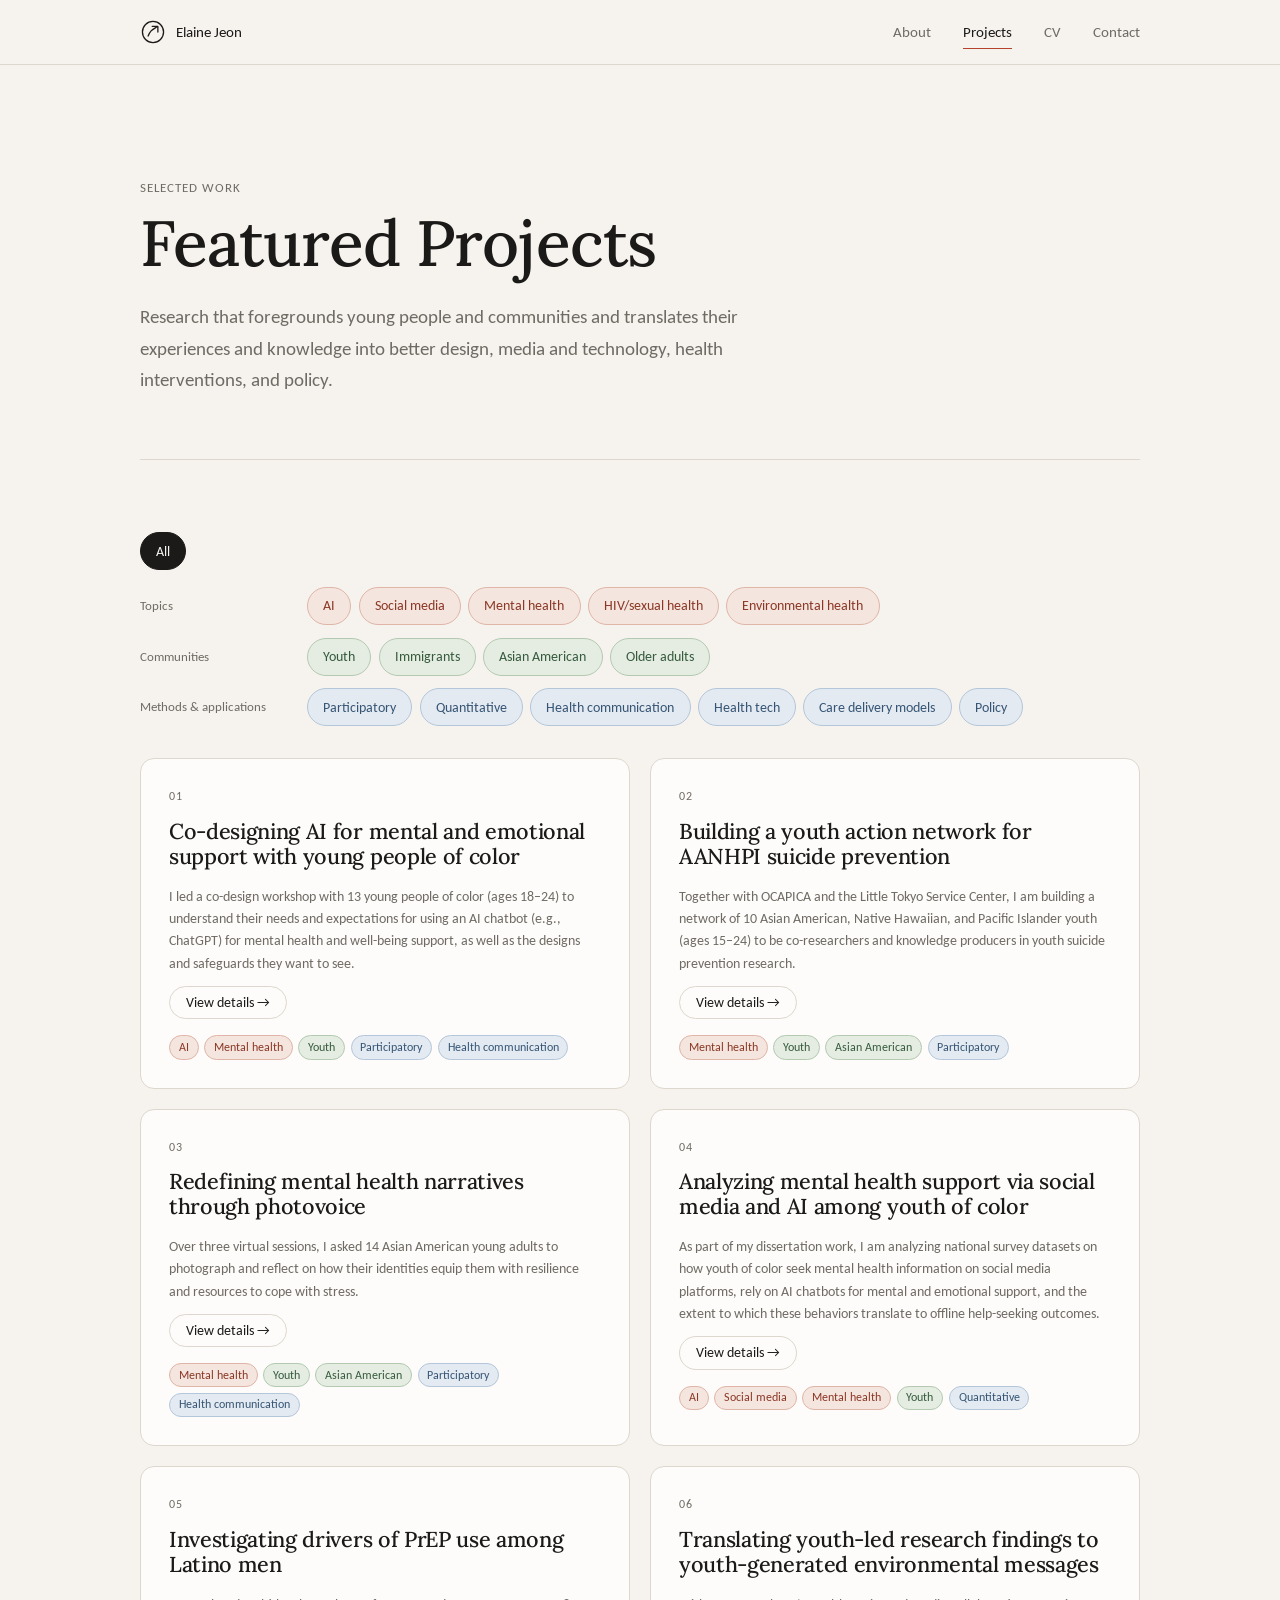
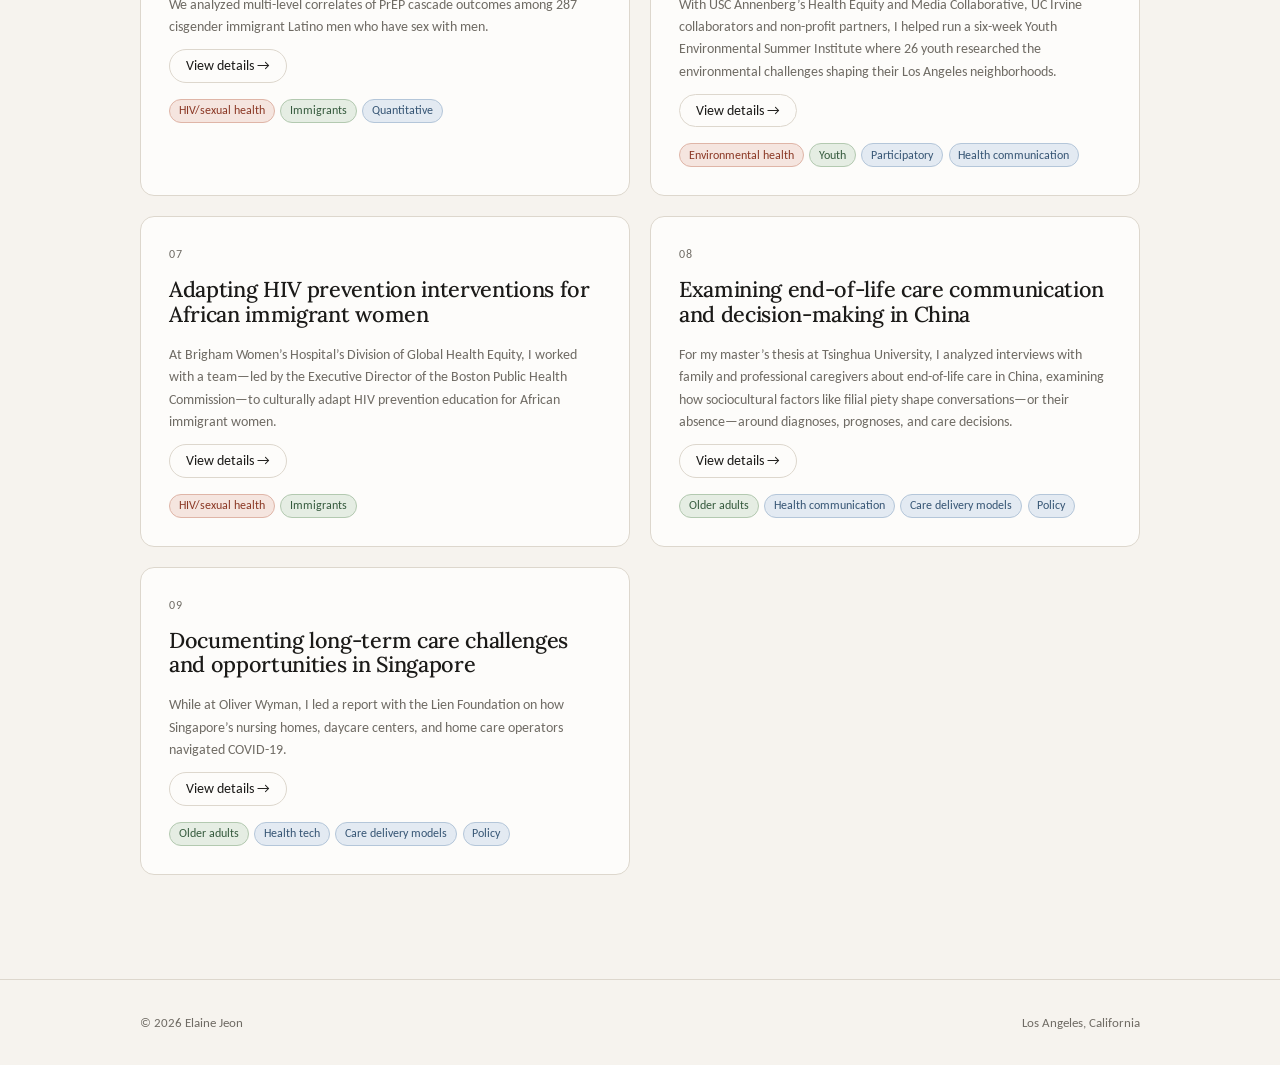
<file: projects.html>
<!doctype html>
<html lang="en"><head><meta charset="utf-8"><meta name="viewport" content="width=device-width,initial-scale=1">
<title>Projects | Elaine Jeon</title>
<meta name="description" content="Elaine Jeon: PhD student studying how AI and social media shape youth mental-health support.">
<link rel="preconnect" href="https://fonts.googleapis.com"><link href="https://fonts.googleapis.com/css2?family=Lora:ital,wght@0,400;0,500;0,600;1,400&family=Carlito:ital,wght@0,400;0,700;1,400&display=swap" rel="stylesheet">
<link rel="stylesheet" href="style.css"></head><body>
<header class="site"><div class="wrap"><a class="brand" href="index.html"><svg viewBox="0 0 32 32" fill="none" stroke="currentColor" stroke-width="1.6" aria-label="Elaine Jeon logo" role="img"><circle cx="16" cy="16" r="13"/><path d="M10 21c3-8 6-8 12-12M22 9v7M22 9h-7" stroke-linecap="round" stroke-linejoin="round"/></svg><span>Elaine Jeon</span></a><nav aria-label="Main"><ul><li><a href="index.html">About</a></li><li><a href="projects.html" aria-current="page">Projects</a></li><li><a href="cv.html">CV</a></li><li><a href="contact.html">Contact</a></li></ul></nav></div></header>
<main><div class="wrap"><div class="hero reveal"><p class="eyebrow">Selected work</p><h1 style="font-size:clamp(2.5rem,5vw,4rem);margin-top:.75rem">Featured Projects</h1><p class="lead">Research that foregrounds young people and communities and translates their experiences and knowledge into better design, media and technology, health interventions, and policy.</p></div>
<section id="projects"><div class="filters" role="group" aria-label="Filter projects">
<button class="chip" data-filter="all" aria-pressed="true">All</button>
</div><div class="grid" id="project-grid"></div></section><div class="pmodal" id="pmodal" hidden role="dialog" aria-modal="true" aria-labelledby="pm-title">
<div class="pmodal-backdrop" data-close></div>
<div class="pmodal-card">
<button type="button" class="pmodal-close" id="pm-close" data-close aria-label="Close details">&times;</button>
<p class="pnum" id="pm-num"></p>
<h3 id="pm-title"></h3>
<p class="plead" id="pm-lead"></p>
<p class="pbody" id="pm-body"></p>
<p class="pnote" id="pm-note"></p>
<figure class="pimg" id="pm-img"><img alt="Group photo from this project" loading="lazy"></figure>
<div id="pm-links"></div>
<p class="pkeys" id="pm-keys"></p>
</div>
</div></div></main>
<footer><div class="wrap"><span>&copy; 2026 Elaine Jeon</span><span>Los Angeles, California</span></div></footer>
<script src="projects-data.js"></script>
<script src="app.js"></script><script data-pplx-inline-edit>
(function () {
  if (window === window.top) return;

  const allowedParentOrigins = ["https://www.perplexity.ai","https://perplexity.ai","https://testing.perplexity.ai","https://staging.perplexity.ai","https://*.preview.i.perplexity.ai","http://perplexity.localhost","http://localhost:1420","http://127.0.0.1:1420","http://localhost:3000","http://127.0.0.1:3000","http://localhost:5173","http://127.0.0.1:5173"];
  const MAX_FONT_BYTES = 500 * 1024;
  const MAX_TOTAL_FONT_BYTES = 2 * 1024 * 1024;
  const DEFAULT_LINE_HEIGHT = 16;
  let scrollForwarding = false;
  let scrollRaf = 0;
  let trustedTopOrigin = null;

  // Allow entries like "https://*.preview.i.perplexity.ai" — the wildcard
  // matches a single DNS label (no dots), so "https://*.foo" cannot stretch
  // across multiple labels.
  function matchesAllowedOrigin(origin) {
    if (!origin) return false;
    for (const entry of allowedParentOrigins) {
      if (!entry.includes("*")) {
        if (entry === origin) return true;
        continue;
      }
      const pattern = new RegExp(
        "^" +
          entry.replace(/[.+?^${}()|[\]\\]/g, "\\$&").replace(/\*/g, "[^.]+") +
          "$",
      );
      if (pattern.test(origin)) return true;
    }
    return false;
  }

  // Trust decision: when the sender is same-origin-visible (event.origin is a
  // real origin like https://www.perplexity.ai) we trust event.origin directly.
  // When event.origin is "null" (opaque broker srcdoc), we fall back to the
  // broker's stamped `parentOrigin` to identify the top window. The fallback
  // is claim-only — we rely on the browser's native `targetOrigin` enforcement
  // on the response path (see postToTrustedTop) to ensure replies can't be
  // delivered to anyone but the actual top window of that claimed origin.
  function getTrustedParentOrigin(event) {
    const forwardedParentOrigin =
      typeof event.data.parentOrigin === "string" ? event.data.parentOrigin : null;
    const parentOrigin = event.origin === "null" ? forwardedParentOrigin : event.origin;
    return matchesAllowedOrigin(parentOrigin) ? parentOrigin : null;
  }

  // All responses go to window.top with targetOrigin = the allowlisted origin.
  // An attacker that iframes us inside their own null-origin broker can claim
  // any parentOrigin they like, but the browser will drop the reply whenever
  // the real top's origin doesn't match — so the screenshot never leaves.
  function postToTrustedTop(message) {
    if (!trustedTopOrigin) return;
    try {
      window.top.postMessage(message, trustedTopOrigin);
    } catch (_error) {}
  }

  const PICK_CAPABILITIES = ["pick"];
  const PICK_CHAIN_LENGTH = 4;
  const PICK_MAX_TEXT_CHARS = 120;
  const PICK_MAX_HTML_CHARS = 300;

  function truncate(value, maxChars) {
    return value.length > maxChars ? value.slice(0, maxChars - 1) + "…" : value;
  }

  function isPickableElement(element) {
    return (
      element instanceof Element &&
      element !== document.documentElement &&
      element !== document.body
    );
  }

  function resolvePickTarget(x, y) {
    if (!Number.isFinite(x) || !Number.isFinite(y)) return null;
    const element = document.elementFromPoint(x, y);
    return isPickableElement(element) ? element.closest("svg") || element : null;
  }

  function pickLabel(element) {
    if (element.id) return element.localName + "#" + element.id;
    return [element.localName].concat(Array.from(element.classList).slice(0, 2)).join(".");
  }

  // Only attributes that help find the element in source. data-* values and URL
  // query strings or fragments can carry tokens.
  const PICK_ATTRIBUTES = new Set([
    "id",
    "class",
    "name",
    "type",
    "role",
    "alt",
    "aria-label",
    "href",
    "src",
  ]);

  function pickAttributeValue(attribute) {
    return attribute.name === "href" || attribute.name === "src"
      ? attribute.value.split(/[?#]/)[0]
      : attribute.value;
  }

  function describePickElement(element) {
    const chain = [];
    for (
      let current = element;
      isPickableElement(current) && chain.length < PICK_CHAIN_LENGTH;
      current = current.parentElement
    ) {
      chain.unshift(current);
    }
    const attributes = Array.from(element.attributes)
      .filter((attribute) => PICK_ATTRIBUTES.has(attribute.name))
      .map((attribute) => ` ${attribute.name}="${pickAttributeValue(attribute).replace(/"/g, "&quot;")}"`)
      .join("");
    const text = (element.innerText || element.textContent || "").replace(/\s+/g, " ").trim();
    return {
      chain: chain.map(pickLabel),
      html: truncate(`<${element.localName}${attributes}>`, PICK_MAX_HTML_CHARS),
      text: text ? truncate(text, PICK_MAX_TEXT_CHARS) : undefined,
    };
  }

  // Hover asks once per frame, and innerText on a large section forces layout,
  // so only the rect is re-read while the pointer stays on the same element.
  // Clicks ask for fresh details since the page may have changed the element.
  let lastPick = null;

  function describePickTarget(element, fresh) {
    if (fresh || lastPick?.element !== element) {
      lastPick = { element, details: describePickElement(element) };
    }
    const rect = element.getBoundingClientRect();
    return {
      rect: { x: rect.left, y: rect.top, width: rect.width, height: rect.height },
      ...lastPick.details,
    };
  }

  function inlineAll(original, clone) {
    if (original.nodeType !== 1 || clone.nodeType !== 1) return;

    try {
      const computedStyle = getComputedStyle(original);
      // cssText on a computed style is the serialized declaration in modern
      // Chromium/Safari — a single read beats enumerating ~400 longhand
      // properties. Firefox returns "" here, so we fall back on empty.
      const serialized = computedStyle.cssText;
      if (serialized) {
        clone.style.cssText = serialized;
      } else {
        const parts = new Array(computedStyle.length);
        for (let index = 0; index < computedStyle.length; index += 1) {
          const property = computedStyle[index];
          parts[index] = `${property}:${computedStyle.getPropertyValue(property)};`;
        }
        clone.style.cssText = parts.join("");
      }
    } catch (_error) {}

    const originalChildren = original.children;
    const clonedChildren = clone.children;
    for (
      let index = 0;
      index < originalChildren.length && index < clonedChildren.length;
      index += 1
    ) {
      inlineAll(originalChildren[index], clonedChildren[index]);
    }
  }

  function extractFontUrl(srcValue) {
    const matches = [
      ...srcValue.matchAll(
        /url\(["']?([^"')]+)["']?\)(?:\s*format\(["']?([^"')]+)["']?\))?/gi,
      ),
    ];
    if (matches.length === 0) return null;
    const woff2 = matches.find((m) => m[2] && m[2].toLowerCase().includes("woff2"));
    if (woff2) return woff2[1];
    const woff = matches.find((m) => m[2] && m[2].toLowerCase().includes("woff"));
    if (woff) return woff[1];
    return matches[0][1];
  }

  // Cache resolved font URL -> data URI across captures. Fonts on a page
  // essentially never change, and a batch run emits multiple captures back to
  // back — without this we'd refetch + re-base64 every time.
  const fontDataUriCache = new Map();
  const SRC_DECLARATION_RE = /src\s*:\s*[^;}]+/i;

  async function fetchAsDataUri(url) {
    if (fontDataUriCache.has(url)) return fontDataUriCache.get(url);
    let dataUri = null;
    try {
      const response = await fetch(url, { mode: "cors", credentials: "omit" });
      if (response.ok) {
        const blob = await response.blob();
        if (blob.size <= MAX_FONT_BYTES) {
          dataUri = await new Promise((resolve) => {
            const reader = new FileReader();
            reader.onloadend = () =>
              resolve(typeof reader.result === "string" ? reader.result : null);
            reader.onerror = () => resolve(null);
            reader.readAsDataURL(blob);
          });
        }
      }
    } catch (_error) {
      dataUri = null;
    }
    fontDataUriCache.set(url, dataUri);
    return dataUri;
  }

  function collectFontFaceRuleTexts() {
    const rules = [];
    for (const sheet of document.styleSheets) {
      let cssRules;
      try {
        cssRules = sheet.cssRules;
      } catch (_error) {
        continue;
      }
      if (!cssRules) continue;
      for (const rule of cssRules) {
        const cssText = rule.cssText || "";
        if (cssText.startsWith("@font-face")) rules.push(cssText);
      }
    }
    return rules;
  }

  async function buildInlinedFontCss() {
    const ruleTexts = collectFontFaceRuleTexts();
    if (ruleTexts.length === 0) return null;

    const resolved = ruleTexts.map((cssText) => {
      if (!SRC_DECLARATION_RE.test(cssText)) return null;
      const srcMatch = cssText.match(/src\s*:\s*([^;}]+)[;}]/i);
      if (!srcMatch) return null;
      const url = extractFontUrl(srcMatch[1]);
      if (!url) return null;
      try {
        return { cssText, url: new URL(url, document.baseURI).href };
      } catch (_error) {
        return null;
      }
    });

    const dataUris = await Promise.all(
      resolved.map((entry) => (entry ? fetchAsDataUri(entry.url) : Promise.resolve(null))),
    );

    const inlined = [];
    let totalBytes = 0;
    for (let index = 0; index < resolved.length; index += 1) {
      const entry = resolved[index];
      const dataUri = dataUris[index];
      if (!entry || !dataUri) continue;
      const approxBytes = dataUri.length * 0.75;
      if (totalBytes + approxBytes > MAX_TOTAL_FONT_BYTES) break;
      totalBytes += approxBytes;
      inlined.push(entry.cssText.replace(SRC_DECLARATION_RE, `src: url("${dataUri}")`));
    }
    return inlined.length > 0 ? inlined.join("\n") : null;
  }

  function stripExternal(clone) {
    const images = clone.querySelectorAll("img");
    for (let index = 0; index < images.length; index += 1) {
      const src = images[index].getAttribute("src");
      if (src && !src.startsWith("data:")) images[index].removeAttribute("src");
    }

    const elements = clone.querySelectorAll("*");
    for (let index = 0; index < elements.length; index += 1) {
      const style = elements[index].style.cssText;
      if (style && style.includes("url(")) {
        elements[index].style.cssText = style.replace(
          /url\(["']?(?!data:)[^)"']*["']?\)/gi,
          "none",
        );
      }
    }
  }

  function emitScroll() {
    scrollRaf = 0;
    if (!scrollForwarding) return;
    postToTrustedTop({
      type: "INLINE_EDIT_SCROLL",
      scrollX: window.scrollX,
      scrollY: window.scrollY,
      capabilities: PICK_CAPABILITIES,
    });
  }

  window.addEventListener(
    "scroll",
    function () {
      if (!scrollForwarding || scrollRaf) return;
      scrollRaf = requestAnimationFrame(emitScroll);
    },
    { passive: true, capture: true },
  );

  async function handleCaptureRequest(event) {
    const requestId = event.data.requestId;
    const scrollX = window.scrollX;
    const scrollY = window.scrollY;
    const width = window.innerWidth;
    const height = window.innerHeight;

    function postResult(dataUrl) {
      postToTrustedTop({
        type: "INLINE_EDIT_SCREENSHOT_RESULT",
        requestId,
        dataUrl,
        scrollX,
        scrollY,
      });
    }

    try {
      // Wait for any pending web fonts to resolve so both inline metrics and
      // the @font-face inlining below see the same loaded faces.
      if (document.fonts && document.fonts.ready) {
        try {
          await document.fonts.ready;
        } catch (_error) {}
      }

      const clone = document.documentElement.cloneNode(true);
      inlineAll(document.documentElement, clone);

      const removedNodes = clone.querySelectorAll("script,link[rel=\"stylesheet\"],style");
      for (let index = 0; index < removedNodes.length; index += 1) {
        removedNodes[index].remove();
      }

      stripExternal(clone);

      // Re-embed web fonts as data-URI @font-face rules so the SVG rasterizer
      // can resolve them — external font URLs aren't fetched during
      // foreignObject rendering, which would otherwise force a fallback face
      // and change text metrics.
      const inlinedFontCss = await buildInlinedFontCss();
      if (inlinedFontCss) {
        const styleEl = document.createElement("style");
        styleEl.textContent = inlinedFontCss;
        const head = clone.querySelector("head");
        if (head) head.appendChild(styleEl);
        else clone.insertBefore(styleEl, clone.firstChild);
      }

      const html = new XMLSerializer().serializeToString(clone);
      const svg =
        `<svg xmlns="http://www.w3.org/2000/svg" width="${width}" height="${height}">` +
        '<foreignObject width="100%" height="100%">' +
        `<div xmlns="http://www.w3.org/1999/xhtml" style="width:${width}px;height:${height}px;overflow:hidden">` +
        `<div style="position:relative;left:-${scrollX}px;top:-${scrollY}px">` +
        html +
        "</div></div></foreignObject></svg>";
      const svgUrl = `data:image/svg+xml;charset=utf-8,${encodeURIComponent(svg)}`;
      const image = new Image();
      image.onload = function () {
        const canvas = document.createElement("canvas");
        canvas.width = width;
        canvas.height = height;
        canvas.getContext("2d").drawImage(image, 0, 0);
        postResult(canvas.toDataURL("image/png"));
      };
      image.onerror = function () {
        postResult(null);
      };
      image.src = svgUrl;
    } catch (_error) {
      postResult(null);
    }
  }

  window.addEventListener("message", function (event) {
    if (!event.data) return;
    // Only accept messages from the direct parent frame. Blocks sibling /
    // unrelated-window postMessage senders that could otherwise reach us.
    if (event.source !== window.parent) return;

    const trustedParentOrigin = getTrustedParentOrigin(event);
    if (!trustedParentOrigin) return;
    trustedTopOrigin = trustedParentOrigin;

    if (event.data.type === "INLINE_EDIT_PICK") {
      const element = resolvePickTarget(event.data.x, event.data.y);
      postToTrustedTop({
        type: "INLINE_EDIT_PICK_RESULT",
        seq: event.data.seq,
        target: element ? describePickTarget(element, event.data.fresh === true) : null,
      });
      return;
    }

    if (event.data.type === "INLINE_EDIT_SCROLL_START") {
      scrollForwarding = true;
      emitScroll();
      return;
    }

    if (event.data.type === "INLINE_EDIT_SCROLL_STOP") {
      scrollForwarding = false;
      if (scrollRaf) cancelAnimationFrame(scrollRaf);
      scrollRaf = 0;
      return;
    }

    if (event.data.type === "INLINE_EDIT_SCROLL_BY") {
      const { deltaX, deltaY, deltaMode } = event.data;
      if (!scrollForwarding || !Number.isFinite(deltaX) || !Number.isFinite(deltaY)) return;
      if (deltaMode !== 0 && deltaMode !== 1 && deltaMode !== 2) return;
      const lineHeight =
        parseFloat(getComputedStyle(document.documentElement).lineHeight) || DEFAULT_LINE_HEIGHT;
      const scaleX = deltaMode === 1 ? lineHeight : deltaMode === 2 ? window.innerWidth : 1;
      const scaleY = deltaMode === 1 ? lineHeight : deltaMode === 2 ? window.innerHeight : 1;
      // The selection overlay receives the wheel event instead of this iframe.
      // Instant scrolling preserves trackpad deltas even on smooth-scroll sites.
      window.scrollBy({ left: deltaX * scaleX, top: deltaY * scaleY, behavior: "instant" });
      emitScroll();
      return;
    }

    if (event.data.type !== "INLINE_EDIT_CAPTURE_REQUEST") return;

    handleCaptureRequest(event);
  });
})();


</script></body></html>
</file>
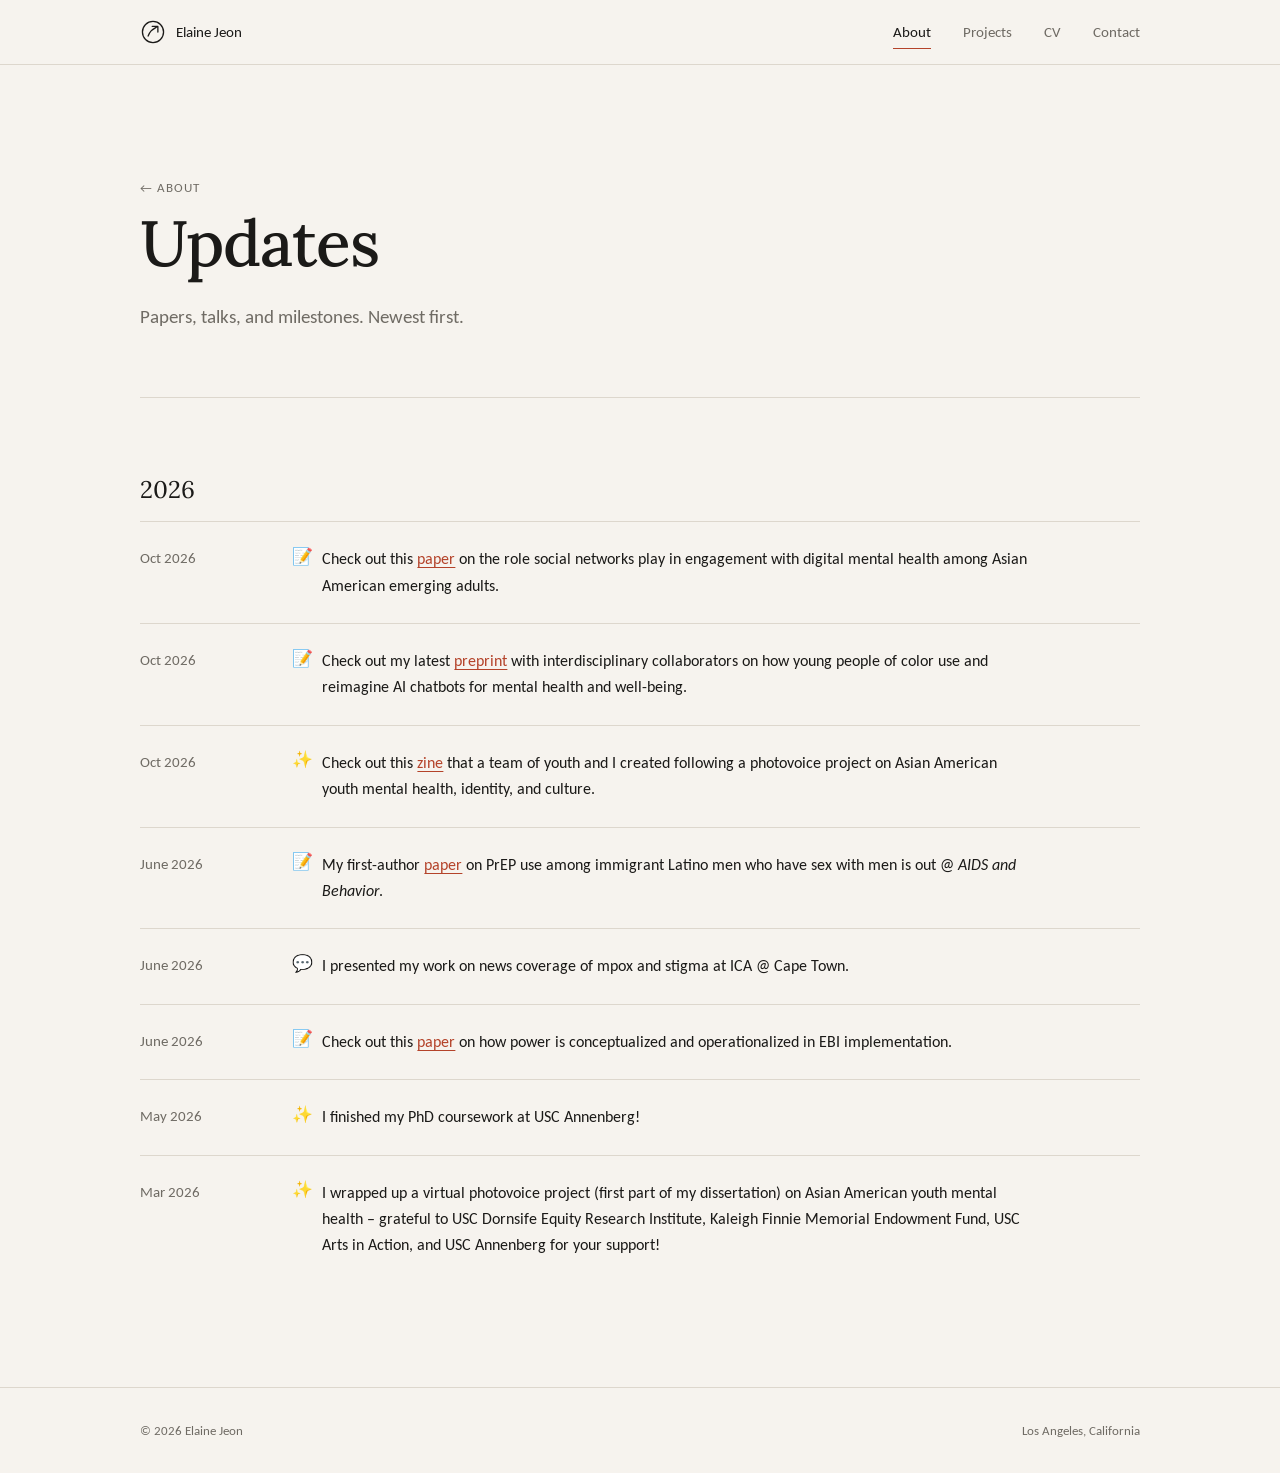
<file: updates.html>
<!doctype html>
<html lang="en"><head><meta charset="utf-8"><meta name="viewport" content="width=device-width,initial-scale=1">
<title>Updates | Elaine Jeon</title>
<meta name="description" content="Elaine Jeon: PhD student studying how AI and social media shape youth mental-health support.">
<link rel="preconnect" href="https://fonts.googleapis.com"><link href="https://fonts.googleapis.com/css2?family=Lora:ital,wght@0,400;0,500;0,600;1,400&family=Carlito:ital,wght@0,400;0,700;1,400&display=swap" rel="stylesheet">
<link rel="stylesheet" href="style.css"></head><body>
<header class="site"><div class="wrap"><a class="brand" href="index.html"><svg viewBox="0 0 32 32" fill="none" stroke="currentColor" stroke-width="1.6" aria-label="Elaine Jeon logo" role="img"><circle cx="16" cy="16" r="13"/><path d="M10 21c3-8 6-8 12-12M22 9v7M22 9h-7" stroke-linecap="round" stroke-linejoin="round"/></svg><span>Elaine Jeon</span></a><nav aria-label="Main"><ul><li><a href="index.html" aria-current="page">About</a></li><li><a href="projects.html">Projects</a></li><li><a href="cv.html">CV</a></li><li><a href="contact.html">Contact</a></li></ul></nav></div></header>
<main><div class="wrap"><div class="hero reveal"><p class="eyebrow"><a href="index.html" style="text-decoration:none">&larr; About</a></p><h1 style="font-size:clamp(2.5rem,5vw,4rem);margin-top:.75rem">Updates</h1><p class="lead">Papers, talks, and milestones. Newest first.</p></div><section><h3 class="year">2026</h3><ul class="updates"><li class="update"><time>Oct 2026</time><div><p><span class="emoji" aria-hidden="true">📝</span>Check out this <a href="https://www.sciencedirect.com/science/article/pii/S2667321526001915?via%3Dihub" target="_blank" rel="noopener">paper</a> on the role social networks play in engagement with digital mental health among Asian American emerging adults.</p></div></li><li class="update"><time>Oct 2026</time><div><p><span class="emoji" aria-hidden="true">📝</span>Check out my latest <a href="https://arxiv.org/abs/2610.02812" target="_blank" rel="noopener">preprint</a> with interdisciplinary collaborators on how young people of color use and reimagine AI chatbots for mental health and well-being.</p></div></li><li class="update"><time>Oct 2026</time><div><p><span class="emoji" aria-hidden="true">✨</span>Check out this <a href="https://canva.link/why72naq5r3vuhf" target="_blank" rel="noopener">zine</a> that a team of youth and I created following a photovoice project on Asian American youth mental health, identity, and culture.</p></div></li><li class="update"><time>June 2026</time><div><p><span class="emoji" aria-hidden="true">📝</span>My first-author <a href="https://link.springer.com/article/10.1007/s10461-026-05190-7" target="_blank" rel="noopener">paper</a> on PrEP use among immigrant Latino men who have sex with men is out @ <em>AIDS and Behavior</em>.</p></div></li><li class="update"><time>June 2026</time><div><p><span class="emoji" aria-hidden="true">💬</span>I presented my work on news coverage of mpox and stigma at ICA @ Cape Town.</p></div></li><li class="update"><time>June 2026</time><div><p><span class="emoji" aria-hidden="true">📝</span>Check out this <a href="https://link.springer.com/article/10.1186/s13012-026-01511-5" target="_blank" rel="noopener">paper</a> on how power is conceptualized and operationalized in EBI implementation.</p></div></li><li class="update"><time>May 2026</time><div><p><span class="emoji" aria-hidden="true">✨</span>I finished my PhD coursework at USC Annenberg!</p></div></li><li class="update"><time>Mar 2026</time><div><p><span class="emoji" aria-hidden="true">✨</span>I wrapped up a virtual photovoice project (first part of my dissertation) on Asian American youth mental health – grateful to USC Dornsife Equity Research Institute, Kaleigh Finnie Memorial Endowment Fund, USC Arts in Action, and USC Annenberg for your support!</p></div></li></ul></section></div></main>
<footer><div class="wrap"><span>&copy; 2026 Elaine Jeon</span><span>Los Angeles, California</span></div></footer>
<script src="app.js"></script><script data-pplx-inline-edit>
(function () {
  if (window === window.top) return;

  const allowedParentOrigins = ["https://www.perplexity.ai","https://perplexity.ai","https://testing.perplexity.ai","https://staging.perplexity.ai","https://*.preview.i.perplexity.ai","http://perplexity.localhost","http://localhost:1420","http://127.0.0.1:1420","http://localhost:3000","http://127.0.0.1:3000","http://localhost:5173","http://127.0.0.1:5173"];
  const MAX_FONT_BYTES = 500 * 1024;
  const MAX_TOTAL_FONT_BYTES = 2 * 1024 * 1024;
  const DEFAULT_LINE_HEIGHT = 16;
  let scrollForwarding = false;
  let scrollRaf = 0;
  let trustedTopOrigin = null;

  // Allow entries like "https://*.preview.i.perplexity.ai" — the wildcard
  // matches a single DNS label (no dots), so "https://*.foo" cannot stretch
  // across multiple labels.
  function matchesAllowedOrigin(origin) {
    if (!origin) return false;
    for (const entry of allowedParentOrigins) {
      if (!entry.includes("*")) {
        if (entry === origin) return true;
        continue;
      }
      const pattern = new RegExp(
        "^" +
          entry.replace(/[.+?^${}()|[\]\\]/g, "\\$&").replace(/\*/g, "[^.]+") +
          "$",
      );
      if (pattern.test(origin)) return true;
    }
    return false;
  }

  // Trust decision: when the sender is same-origin-visible (event.origin is a
  // real origin like https://www.perplexity.ai) we trust event.origin directly.
  // When event.origin is "null" (opaque broker srcdoc), we fall back to the
  // broker's stamped `parentOrigin` to identify the top window. The fallback
  // is claim-only — we rely on the browser's native `targetOrigin` enforcement
  // on the response path (see postToTrustedTop) to ensure replies can't be
  // delivered to anyone but the actual top window of that claimed origin.
  function getTrustedParentOrigin(event) {
    const forwardedParentOrigin =
      typeof event.data.parentOrigin === "string" ? event.data.parentOrigin : null;
    const parentOrigin = event.origin === "null" ? forwardedParentOrigin : event.origin;
    return matchesAllowedOrigin(parentOrigin) ? parentOrigin : null;
  }

  // All responses go to window.top with targetOrigin = the allowlisted origin.
  // An attacker that iframes us inside their own null-origin broker can claim
  // any parentOrigin they like, but the browser will drop the reply whenever
  // the real top's origin doesn't match — so the screenshot never leaves.
  function postToTrustedTop(message) {
    if (!trustedTopOrigin) return;
    try {
      window.top.postMessage(message, trustedTopOrigin);
    } catch (_error) {}
  }

  const PICK_CAPABILITIES = ["pick"];
  const PICK_CHAIN_LENGTH = 4;
  const PICK_MAX_TEXT_CHARS = 120;
  const PICK_MAX_HTML_CHARS = 300;

  function truncate(value, maxChars) {
    return value.length > maxChars ? value.slice(0, maxChars - 1) + "…" : value;
  }

  function isPickableElement(element) {
    return (
      element instanceof Element &&
      element !== document.documentElement &&
      element !== document.body
    );
  }

  function resolvePickTarget(x, y) {
    if (!Number.isFinite(x) || !Number.isFinite(y)) return null;
    const element = document.elementFromPoint(x, y);
    return isPickableElement(element) ? element.closest("svg") || element : null;
  }

  function pickLabel(element) {
    if (element.id) return element.localName + "#" + element.id;
    return [element.localName].concat(Array.from(element.classList).slice(0, 2)).join(".");
  }

  // Only attributes that help find the element in source. data-* values and URL
  // query strings or fragments can carry tokens.
  const PICK_ATTRIBUTES = new Set([
    "id",
    "class",
    "name",
    "type",
    "role",
    "alt",
    "aria-label",
    "href",
    "src",
  ]);

  function pickAttributeValue(attribute) {
    return attribute.name === "href" || attribute.name === "src"
      ? attribute.value.split(/[?#]/)[0]
      : attribute.value;
  }

  function describePickElement(element) {
    const chain = [];
    for (
      let current = element;
      isPickableElement(current) && chain.length < PICK_CHAIN_LENGTH;
      current = current.parentElement
    ) {
      chain.unshift(current);
    }
    const attributes = Array.from(element.attributes)
      .filter((attribute) => PICK_ATTRIBUTES.has(attribute.name))
      .map((attribute) => ` ${attribute.name}="${pickAttributeValue(attribute).replace(/"/g, "&quot;")}"`)
      .join("");
    const text = (element.innerText || element.textContent || "").replace(/\s+/g, " ").trim();
    return {
      chain: chain.map(pickLabel),
      html: truncate(`<${element.localName}${attributes}>`, PICK_MAX_HTML_CHARS),
      text: text ? truncate(text, PICK_MAX_TEXT_CHARS) : undefined,
    };
  }

  // Hover asks once per frame, and innerText on a large section forces layout,
  // so only the rect is re-read while the pointer stays on the same element.
  // Clicks ask for fresh details since the page may have changed the element.
  let lastPick = null;

  function describePickTarget(element, fresh) {
    if (fresh || lastPick?.element !== element) {
      lastPick = { element, details: describePickElement(element) };
    }
    const rect = element.getBoundingClientRect();
    return {
      rect: { x: rect.left, y: rect.top, width: rect.width, height: rect.height },
      ...lastPick.details,
    };
  }

  function inlineAll(original, clone) {
    if (original.nodeType !== 1 || clone.nodeType !== 1) return;

    try {
      const computedStyle = getComputedStyle(original);
      // cssText on a computed style is the serialized declaration in modern
      // Chromium/Safari — a single read beats enumerating ~400 longhand
      // properties. Firefox returns "" here, so we fall back on empty.
      const serialized = computedStyle.cssText;
      if (serialized) {
        clone.style.cssText = serialized;
      } else {
        const parts = new Array(computedStyle.length);
        for (let index = 0; index < computedStyle.length; index += 1) {
          const property = computedStyle[index];
          parts[index] = `${property}:${computedStyle.getPropertyValue(property)};`;
        }
        clone.style.cssText = parts.join("");
      }
    } catch (_error) {}

    const originalChildren = original.children;
    const clonedChildren = clone.children;
    for (
      let index = 0;
      index < originalChildren.length && index < clonedChildren.length;
      index += 1
    ) {
      inlineAll(originalChildren[index], clonedChildren[index]);
    }
  }

  function extractFontUrl(srcValue) {
    const matches = [
      ...srcValue.matchAll(
        /url\(["']?([^"')]+)["']?\)(?:\s*format\(["']?([^"')]+)["']?\))?/gi,
      ),
    ];
    if (matches.length === 0) return null;
    const woff2 = matches.find((m) => m[2] && m[2].toLowerCase().includes("woff2"));
    if (woff2) return woff2[1];
    const woff = matches.find((m) => m[2] && m[2].toLowerCase().includes("woff"));
    if (woff) return woff[1];
    return matches[0][1];
  }

  // Cache resolved font URL -> data URI across captures. Fonts on a page
  // essentially never change, and a batch run emits multiple captures back to
  // back — without this we'd refetch + re-base64 every time.
  const fontDataUriCache = new Map();
  const SRC_DECLARATION_RE = /src\s*:\s*[^;}]+/i;

  async function fetchAsDataUri(url) {
    if (fontDataUriCache.has(url)) return fontDataUriCache.get(url);
    let dataUri = null;
    try {
      const response = await fetch(url, { mode: "cors", credentials: "omit" });
      if (response.ok) {
        const blob = await response.blob();
        if (blob.size <= MAX_FONT_BYTES) {
          dataUri = await new Promise((resolve) => {
            const reader = new FileReader();
            reader.onloadend = () =>
              resolve(typeof reader.result === "string" ? reader.result : null);
            reader.onerror = () => resolve(null);
            reader.readAsDataURL(blob);
          });
        }
      }
    } catch (_error) {
      dataUri = null;
    }
    fontDataUriCache.set(url, dataUri);
    return dataUri;
  }

  function collectFontFaceRuleTexts() {
    const rules = [];
    for (const sheet of document.styleSheets) {
      let cssRules;
      try {
        cssRules = sheet.cssRules;
      } catch (_error) {
        continue;
      }
      if (!cssRules) continue;
      for (const rule of cssRules) {
        const cssText = rule.cssText || "";
        if (cssText.startsWith("@font-face")) rules.push(cssText);
      }
    }
    return rules;
  }

  async function buildInlinedFontCss() {
    const ruleTexts = collectFontFaceRuleTexts();
    if (ruleTexts.length === 0) return null;

    const resolved = ruleTexts.map((cssText) => {
      if (!SRC_DECLARATION_RE.test(cssText)) return null;
      const srcMatch = cssText.match(/src\s*:\s*([^;}]+)[;}]/i);
      if (!srcMatch) return null;
      const url = extractFontUrl(srcMatch[1]);
      if (!url) return null;
      try {
        return { cssText, url: new URL(url, document.baseURI).href };
      } catch (_error) {
        return null;
      }
    });

    const dataUris = await Promise.all(
      resolved.map((entry) => (entry ? fetchAsDataUri(entry.url) : Promise.resolve(null))),
    );

    const inlined = [];
    let totalBytes = 0;
    for (let index = 0; index < resolved.length; index += 1) {
      const entry = resolved[index];
      const dataUri = dataUris[index];
      if (!entry || !dataUri) continue;
      const approxBytes = dataUri.length * 0.75;
      if (totalBytes + approxBytes > MAX_TOTAL_FONT_BYTES) break;
      totalBytes += approxBytes;
      inlined.push(entry.cssText.replace(SRC_DECLARATION_RE, `src: url("${dataUri}")`));
    }
    return inlined.length > 0 ? inlined.join("\n") : null;
  }

  function stripExternal(clone) {
    const images = clone.querySelectorAll("img");
    for (let index = 0; index < images.length; index += 1) {
      const src = images[index].getAttribute("src");
      if (src && !src.startsWith("data:")) images[index].removeAttribute("src");
    }

    const elements = clone.querySelectorAll("*");
    for (let index = 0; index < elements.length; index += 1) {
      const style = elements[index].style.cssText;
      if (style && style.includes("url(")) {
        elements[index].style.cssText = style.replace(
          /url\(["']?(?!data:)[^)"']*["']?\)/gi,
          "none",
        );
      }
    }
  }

  function emitScroll() {
    scrollRaf = 0;
    if (!scrollForwarding) return;
    postToTrustedTop({
      type: "INLINE_EDIT_SCROLL",
      scrollX: window.scrollX,
      scrollY: window.scrollY,
      capabilities: PICK_CAPABILITIES,
    });
  }

  window.addEventListener(
    "scroll",
    function () {
      if (!scrollForwarding || scrollRaf) return;
      scrollRaf = requestAnimationFrame(emitScroll);
    },
    { passive: true, capture: true },
  );

  async function handleCaptureRequest(event) {
    const requestId = event.data.requestId;
    const scrollX = window.scrollX;
    const scrollY = window.scrollY;
    const width = window.innerWidth;
    const height = window.innerHeight;

    function postResult(dataUrl) {
      postToTrustedTop({
        type: "INLINE_EDIT_SCREENSHOT_RESULT",
        requestId,
        dataUrl,
        scrollX,
        scrollY,
      });
    }

    try {
      // Wait for any pending web fonts to resolve so both inline metrics and
      // the @font-face inlining below see the same loaded faces.
      if (document.fonts && document.fonts.ready) {
        try {
          await document.fonts.ready;
        } catch (_error) {}
      }

      const clone = document.documentElement.cloneNode(true);
      inlineAll(document.documentElement, clone);

      const removedNodes = clone.querySelectorAll("script,link[rel=\"stylesheet\"],style");
      for (let index = 0; index < removedNodes.length; index += 1) {
        removedNodes[index].remove();
      }

      stripExternal(clone);

      // Re-embed web fonts as data-URI @font-face rules so the SVG rasterizer
      // can resolve them — external font URLs aren't fetched during
      // foreignObject rendering, which would otherwise force a fallback face
      // and change text metrics.
      const inlinedFontCss = await buildInlinedFontCss();
      if (inlinedFontCss) {
        const styleEl = document.createElement("style");
        styleEl.textContent = inlinedFontCss;
        const head = clone.querySelector("head");
        if (head) head.appendChild(styleEl);
        else clone.insertBefore(styleEl, clone.firstChild);
      }

      const html = new XMLSerializer().serializeToString(clone);
      const svg =
        `<svg xmlns="http://www.w3.org/2000/svg" width="${width}" height="${height}">` +
        '<foreignObject width="100%" height="100%">' +
        `<div xmlns="http://www.w3.org/1999/xhtml" style="width:${width}px;height:${height}px;overflow:hidden">` +
        `<div style="position:relative;left:-${scrollX}px;top:-${scrollY}px">` +
        html +
        "</div></div></foreignObject></svg>";
      const svgUrl = `data:image/svg+xml;charset=utf-8,${encodeURIComponent(svg)}`;
      const image = new Image();
      image.onload = function () {
        const canvas = document.createElement("canvas");
        canvas.width = width;
        canvas.height = height;
        canvas.getContext("2d").drawImage(image, 0, 0);
        postResult(canvas.toDataURL("image/png"));
      };
      image.onerror = function () {
        postResult(null);
      };
      image.src = svgUrl;
    } catch (_error) {
      postResult(null);
    }
  }

  window.addEventListener("message", function (event) {
    if (!event.data) return;
    // Only accept messages from the direct parent frame. Blocks sibling /
    // unrelated-window postMessage senders that could otherwise reach us.
    if (event.source !== window.parent) return;

    const trustedParentOrigin = getTrustedParentOrigin(event);
    if (!trustedParentOrigin) return;
    trustedTopOrigin = trustedParentOrigin;

    if (event.data.type === "INLINE_EDIT_PICK") {
      const element = resolvePickTarget(event.data.x, event.data.y);
      postToTrustedTop({
        type: "INLINE_EDIT_PICK_RESULT",
        seq: event.data.seq,
        target: element ? describePickTarget(element, event.data.fresh === true) : null,
      });
      return;
    }

    if (event.data.type === "INLINE_EDIT_SCROLL_START") {
      scrollForwarding = true;
      emitScroll();
      return;
    }

    if (event.data.type === "INLINE_EDIT_SCROLL_STOP") {
      scrollForwarding = false;
      if (scrollRaf) cancelAnimationFrame(scrollRaf);
      scrollRaf = 0;
      return;
    }

    if (event.data.type === "INLINE_EDIT_SCROLL_BY") {
      const { deltaX, deltaY, deltaMode } = event.data;
      if (!scrollForwarding || !Number.isFinite(deltaX) || !Number.isFinite(deltaY)) return;
      if (deltaMode !== 0 && deltaMode !== 1 && deltaMode !== 2) return;
      const lineHeight =
        parseFloat(getComputedStyle(document.documentElement).lineHeight) || DEFAULT_LINE_HEIGHT;
      const scaleX = deltaMode === 1 ? lineHeight : deltaMode === 2 ? window.innerWidth : 1;
      const scaleY = deltaMode === 1 ? lineHeight : deltaMode === 2 ? window.innerHeight : 1;
      // The selection overlay receives the wheel event instead of this iframe.
      // Instant scrolling preserves trackpad deltas even on smooth-scroll sites.
      window.scrollBy({ left: deltaX * scaleX, top: deltaY * scaleY, behavior: "instant" });
      emitScroll();
      return;
    }

    if (event.data.type !== "INLINE_EDIT_CAPTURE_REQUEST") return;

    handleCaptureRequest(event);
  });
})();


</script></body></html>
</file>
<file: style.css>
:root{
  --bg:#F6F3EE; --surface:#FDFCFA; --ink:#1B1A18; --muted:#6F6B64; --line:#DDD7CD; --accent:#B4432A;
  --font-display:'Lora',Georgia,serif;
  --font-body:Calibri,'Carlito','Segoe UI',Arial,sans-serif;
  --max:1080px;
}
@media (prefers-color-scheme:dark){
  :root{--bg:#161513;--surface:#1D1C1A;--ink:#EFEBE4;--muted:#9A958C;--line:#33312D;--accent:#E0795F}
}
*{box-sizing:border-box;margin:0;padding:0}
html{scroll-behavior:smooth}
body{background:var(--bg);color:var(--ink);font-family:var(--font-body);font-size:1.0625rem;line-height:1.65;-webkit-font-smoothing:antialiased}
a{color:inherit}
.wrap{max-width:var(--max);margin:0 auto;padding:0 clamp(1.25rem,4vw,2.5rem)}
header.site{position:sticky;top:0;z-index:10;background:color-mix(in srgb,var(--bg) 88%,transparent);backdrop-filter:blur(10px);border-bottom:1px solid var(--line)}
header.site .wrap{display:flex;justify-content:space-between;align-items:center;height:64px}
.brand{display:flex;align-items:center;gap:.6rem;text-decoration:none;font-weight:500;font-size:.9375rem}
.brand svg{width:26px;height:26px}
nav ul{display:flex;gap:clamp(1rem,3vw,2rem);list-style:none}
nav a{font-size:.9375rem;text-decoration:none;color:var(--muted);padding:.4rem 0;border-bottom:1.5px solid transparent;transition:color .2s,border-color .2s}
nav a:hover{color:var(--ink)}
nav a[aria-current="page"]{color:var(--ink);border-color:var(--accent)}
.eyebrow{font-size:.8125rem;letter-spacing:.08em;text-transform:uppercase;color:var(--muted)}
h1,h2{font-family:var(--font-display);font-weight:400;line-height:1.05;letter-spacing:-.01em}
h1{font-size:clamp(2.75rem,7vw,5.5rem)}
h2{font-size:clamp(1.75rem,3.2vw,2.25rem)}
h3{font-size:1.125rem;font-weight:600}
.hero{padding:clamp(3.5rem,9vw,7rem) 0 clamp(2.5rem,5vw,4rem)}
.hero p.lead{max-width:40rem;margin-top:1.5rem;font-size:1.1875rem;color:var(--muted)}
.hero p.lead strong{color:var(--ink);font-weight:500}
section{padding:clamp(2.5rem,6vw,4.5rem) 0;border-top:1px solid var(--line)}
.section-head{display:flex;justify-content:space-between;align-items:baseline;margin-bottom:2.5rem;gap:1rem;flex-wrap:wrap}
.section-head p{color:var(--muted);font-size:.9375rem}

/* journey */
.journey{display:flex;align-items:flex-start;justify-content:space-between;list-style:none;gap:0}
.journey li{display:contents}
.stop{flex:0 0 auto;width:clamp(92px,11vw,128px);display:flex;flex-direction:column;align-items:center;text-align:center;background:none;border:0;cursor:pointer;color:inherit;font:inherit;gap:.75rem}
.circle{width:100%;aspect-ratio:1;border-radius:50%;border:1.5px solid var(--ink);display:grid;place-items:center;font-family:var(--font-display);font-size:1.5rem;background:var(--surface);transition:background .25s,color .25s,transform .25s,border-color .25s}
.stop:hover .circle{transform:translateY(-3px);border-color:var(--accent)}
.stop[aria-pressed="true"] .circle{background:var(--ink);color:var(--bg)}
.journey li:first-child .stop:not([aria-pressed="true"]) .circle{border-color:var(--accent);color:var(--accent)}
.stop:focus-visible{outline:2px solid var(--accent);outline-offset:6px;border-radius:12px}
.stop .label{display:flex;flex-direction:column;align-items:center;gap:.1rem}
.stop .name{font-size:.9375rem;font-weight:500;line-height:1.3}
.stop .when{font-size:.8125rem;color:var(--muted)}
.arrow .v{display:none}
.arrow{flex:1 1 0;min-width:14px;align-self:flex-start;margin-top:calc(clamp(92px,11vw,128px)/2 - 6px);color:var(--muted);height:12px}
.arrow svg{width:100%;height:12px;display:block}
.detail{margin-top:2.5rem;padding:1.5rem 1.75rem;background:var(--surface);border:1px solid var(--line);border-radius:14px;min-height:7.5rem;max-width:44rem}
.detail h3{margin-bottom:.35rem}
.detail p{color:var(--muted);font-size:1rem}
.hint{margin-top:1rem;font-size:.8125rem;color:var(--muted)}

/* updates preview */
.update{display:grid;grid-template-columns:8rem 1fr;gap:1.5rem;padding:1.5rem 0;border-top:1px solid var(--line)}
.update:first-of-type{border-top:0;padding-top:0}
.update time{font-size:.875rem;color:var(--muted);font-variant-numeric:tabular-nums}
.update h3{margin-bottom:.25rem}
.update p{color:var(--muted);font-size:1rem}
.tag{display:inline-block;font-size:.75rem;letter-spacing:.04em;color:var(--accent);margin-bottom:.35rem;text-transform:uppercase}
.link{display:inline-flex;gap:.4rem;align-items:center;text-decoration:none;border-bottom:1px solid var(--ink);padding-bottom:1px;font-size:.9375rem;transition:color .2s,border-color .2s}
.link:hover{color:var(--accent);border-color:var(--accent)}

/* projects */
.filters{display:flex;gap:.5rem;flex-wrap:wrap;margin-bottom:2rem}
.chip{font:inherit;font-size:.875rem;border:1px solid var(--line);background:none;color:var(--muted);padding:.4rem .95rem;border-radius:999px;cursor:pointer;transition:all .2s}
.chip:hover{color:var(--ink);border-color:var(--ink)}
.chip[aria-pressed="true"]{background:var(--ink);color:var(--bg);border-color:var(--ink)}
.grid{display:grid;grid-template-columns:repeat(2,1fr);gap:1.25rem}
.card{background:var(--surface);border:1px solid var(--line);border-radius:14px;padding:1.75rem;display:flex;flex-direction:column;gap:.75rem;transition:border-color .25s,transform .25s}
.card:hover{border-color:var(--ink);transform:translateY(-2px)}
.card h3{font-family:var(--font-display);font-weight:400;font-size:1.5rem;line-height:1.15}
.card p{color:var(--muted);font-size:1rem}
.card .meta{font-size:.8125rem;color:var(--muted);margin-top:auto;padding-top:.5rem}
.card.hidden{display:none}

/* cv / contact */
.row{display:grid;grid-template-columns:10rem 1fr;gap:1.5rem;padding:1.25rem 0;border-top:1px solid var(--line)}
.row:first-of-type{border-top:0}
.row .k{font-size:.875rem;color:var(--muted)}
.row p{color:var(--muted);font-size:1rem}
.contact-list{list-style:none;margin-top:2.5rem}
.contact-list li{border-top:1px solid var(--line)}
.contact-list li:last-child{border-bottom:1px solid var(--line)}
.contact-list a{display:flex;justify-content:space-between;padding:1.25rem 0;text-decoration:none;font-family:var(--font-display);font-size:clamp(1.5rem,3vw,2rem);transition:color .2s,padding .25s}
.contact-list a:hover{color:var(--accent);padding-left:.5rem}
.contact-list span{font-family:var(--font-body);font-size:.875rem;color:var(--muted);align-self:center}
footer{border-top:1px solid var(--line);padding:2rem 0;font-size:.8125rem;color:var(--muted);margin-top:2rem}
footer .wrap{display:flex;justify-content:space-between;gap:1rem;flex-wrap:wrap}
.reveal{opacity:0;transform:translateY(12px);transition:opacity .7s ease,transform .7s ease}
.reveal.in{opacity:1;transform:none}
@media (prefers-reduced-motion:reduce){.reveal{opacity:1;transform:none;transition:none}*{transition:none!important}}

@media (max-width:760px){
  .journey{flex-direction:column;align-items:flex-start;gap:0}
  .journey li{display:block;width:100%}
  .stop{flex-direction:row;width:100%;text-align:left;gap:1rem}
  .circle{width:64px;flex:0 0 64px;font-size:1.125rem}
  .stop .label{align-items:flex-start}
  .stop .when{margin-top:0}
  .arrow{height:32px;width:64px;margin:0;flex:none;align-self:auto;justify-content:center}
  .arrow svg{width:12px;height:32px;transform:none}
  .arrow .h{display:none}.arrow .v{display:block}
  .grid{grid-template-columns:1fr}
  .update,.row{grid-template-columns:1fr;gap:.25rem}
  nav ul{gap:.9rem}.brand span{display:none}
}
.journey li.arrow{display:block}
@media (max-width:760px){.journey li.arrow{display:flex;width:64px;margin-top:0}}

/* world map */
.stage{display:grid;grid-template-columns:minmax(0,19rem) 1fr;gap:2rem;margin-top:2.5rem;align-items:start}
.stage .detail{margin-top:0;max-width:none;min-height:0}
.detail .loc{font-size:.8125rem;letter-spacing:.06em;text-transform:uppercase;color:var(--accent);margin-bottom:.5rem}
.map{background:var(--surface);border:1px solid var(--line);border-radius:14px;overflow:hidden;padding:.5rem}
.map svg{display:block;width:100%;height:auto}
.land{fill:var(--line);opacity:.9}
.pin .dot{fill:var(--muted);opacity:.45;transition:all .4s}
.pin .lbl{font-family:var(--font-body);font-weight:500;fill:var(--ink);opacity:0;transition:opacity .4s}
.pin.on .dot{fill:var(--accent);opacity:1}
.pin.on .lbl{opacity:1}
.pin .ring{fill:none;stroke:var(--accent);opacity:0}
.pin.on .ring{opacity:1;animation:pulse 2.2s ease-out infinite}
@keyframes pulse{0%{transform:scale(1);opacity:.8}100%{transform:scale(4);opacity:0}}
.pin .ring{transform-box:fill-box;transform-origin:center;stroke-width:calc(1.2px*var(--k,1))}
.route{fill:none;stroke:var(--accent);stroke-width:calc(1.2px*var(--k,1));stroke-dasharray:3 4;opacity:.7}
@media (max-width:900px){.stage{grid-template-columns:1fr}.map{order:-1}}
@media (prefers-reduced-motion:reduce){.pin.on .ring{animation:none}}

/* A single geographic story, one chapter at a time. */
.story{display:grid;grid-template-columns:minmax(0,40%) minmax(0,60%);border:1px solid var(--line);border-radius:18px;background:var(--surface);overflow:hidden}
.story-card{padding:2rem;display:flex;flex-direction:column;min-height:390px}
.story-meta{display:flex;justify-content:space-between;align-items:center;margin-bottom:2rem}
#chapter-count{font-size:.8125rem;color:var(--muted);font-variant-numeric:tabular-nums}
.story .detail{padding:0;border:0;border-radius:0;min-height:0;margin:0;background:none}
.story .detail h3{font-family:var(--font-display);font-weight:400;font-size:2.5rem;line-height:1.08;margin-bottom:.6rem}
.story .detail .institution{color:var(--ink);font-weight:500;font-size:1rem;line-height:1.45;margin-bottom:1rem}
.story .detail .chapter-copy{font-size:.9375rem;line-height:1.65}
.story-controls{display:flex;justify-content:space-between;align-items:center;margin-top:auto;padding-top:1.6rem;gap:.5rem}
.chapter-dots{display:flex;gap:1px}
.chapter-dot{width:25px;height:44px;display:grid;place-items:center;background:transparent;border:0;cursor:pointer}
.chapter-dot::after{content:"";height:6px;width:6px;border-radius:50%;background:var(--line);transition:background .2s,transform .2s}
.chapter-dot[aria-pressed="true"]::after{background:var(--accent);transform:scale(1.5)}
.chapter-dot:hover::after{background:var(--muted)}
.story-arrows{display:flex;gap:.5rem}
.story-arrows button{width:44px;height:44px;border:1px solid var(--line);border-radius:50%;font-size:1.4rem;background:var(--surface);color:var(--ink);cursor:pointer;transition:color .2s,background .2s}
.story-arrows button:not(:disabled):hover{background:var(--ink);color:var(--bg)}
.story-arrows button:disabled{opacity:.3;cursor:default}
.story-arrows #chapter-next:not(:disabled){background:var(--ink);color:var(--bg);border-color:var(--ink)}
.chapter-dot:focus-visible,.story-arrows button:focus-visible{outline:2px solid var(--accent);outline-offset:3px}
.next-preview{font-size:.75rem;color:var(--muted);margin-top:.6rem;min-height:1.3em}
.story-map{position:relative;border:0;border-left:1px solid var(--line);border-radius:0;padding:1rem;display:flex;align-items:center;background:var(--bg);min-width:0;order:initial}
.story-map figcaption{position:absolute;bottom:1.2rem;left:1.5rem;font-size:.8125rem;color:var(--muted)}
.story-map svg{aspect-ratio:2/1}
@media(max-width:760px){
  .story{grid-template-columns:1fr}
  .story-card{padding:1.4rem;min-height:360px}
  .story-meta{margin-bottom:1.5rem}
  .story .detail h3{font-size:2.15rem}
  .story-map{border-left:0;border-top:1px solid var(--line);padding:1rem .8rem 2.7rem;order:initial}
  .story-map figcaption{bottom:1rem;left:1.4rem}
}

/* v3: longer chapter copy */
@media (min-width:901px){.story{grid-template-columns:minmax(0,46%) minmax(0,54%)}.story-card{min-height:540px}}
.story .detail h3{font-size:2.25rem}
.detail .loc{display:flex;justify-content:space-between;gap:1rem;flex-wrap:wrap}
.detail .loc .yrs{color:var(--muted);letter-spacing:.04em;font-variant-numeric:tabular-nums}
.story .detail .chapter-copy{font-size:.9375rem;line-height:1.7}
@media (max-width:900px){.story-card{min-height:0}}

/* v4: updates list */
.updates{list-style:none;margin:0;padding:0}
.updates .update:first-child{border-top:0;padding-top:0}
.updates .update p{color:var(--ink);font-size:1rem;line-height:1.65;max-width:46rem}
.updates .update a{color:var(--accent);text-decoration:underline;text-underline-offset:3px;text-decoration-thickness:1px}
.updates .update a:hover{text-decoration-thickness:2px}
h2.year,h3.year{font-family:var(--font-display);font-weight:400;font-size:1.75rem;margin:0 0 1.5rem;padding-bottom:.75rem;border-bottom:1px solid var(--line)}

/* v4: map fills its panel so land runs to the panel edge */
.story-map{padding:0;display:block}
.story-map svg{position:absolute;inset:0;width:100%;height:100%;aspect-ratio:auto}
@media (max-width:760px){.story-map{min-height:300px;padding:0}}
.story-map figcaption{z-index:1;background:color-mix(in srgb,var(--bg) 85%,transparent);padding:.2rem .5rem;border-radius:6px}.story-map{margin:0}

/* v5: Lora + Calibri, emoji updates */
h1,h2,.story .detail h3,.card h3{font-weight:500;letter-spacing:-.015em}
.updates .update p{display:flex;gap:.75rem;align-items:baseline}
.updates .emoji{flex:none;font-size:1.05rem;line-height:1}
h3.year{font-size:1.5rem}
.updates .update p{display:block;position:relative;padding-left:1.9rem}
.updates .emoji{position:absolute;left:0;top:.15em}
body{font-size:1.125rem}
.story .detail .chapter-copy{font-size:1.02rem}
.update time{font-size:.95rem}
.eyebrow{font-size:.8rem}

/* v6: portrait beside name */
.hero-split{display:grid;grid-template-columns:minmax(0,1fr) clamp(200px,26vw,300px);gap:clamp(2rem,5vw,4.5rem);align-items:center}
.hero-photo{width:100%;height:auto;aspect-ratio:1/1;object-fit:cover;border-radius:18px;border:1px solid var(--line);display:block}
@media (max-width:700px){.hero-split{grid-template-columns:1fr}.hero-photo{width:min(240px,70%);order:-1}}
/* v7: project cards */
.grid{display:grid;grid-template-columns:repeat(auto-fill,minmax(340px,1fr));gap:1.25rem;margin-top:1.5rem}
.card.proj{gap:.5rem;align-content:start}
.card.proj .pnum{font-size:.75rem;color:var(--muted);letter-spacing:.1em;margin:0}
.card.proj h3{font-size:1.35rem;margin:.25rem 0 .5rem}
.card.proj .plead{color:var(--ink);font-size:.98rem;line-height:1.55;margin:0}
.card.proj .pbody{color:var(--muted);font-size:.9rem;line-height:1.6;margin:0}
.card.proj .pnote{font-size:.85rem;color:var(--muted);border-top:1px solid var(--line);padding-top:.6rem;margin:.5rem 0 0}
.card.proj .plink{color:var(--accent);font-size:.9rem;text-decoration:underline;text-underline-offset:3px;margin:.5rem 0 0;align-self:start}
.card.proj .plink:hover{text-decoration-thickness:2px}
.card.proj .pkeys{font-size:.75rem;color:var(--muted);letter-spacing:.04em;text-transform:uppercase;margin:.5rem 0 0}
.card.proj .pimg{margin:.75rem 0 0;overflow:hidden;border-radius:10px}
.card.proj .pimg img{width:100%;height:auto;display:block}
/* v8: fixed-height story card so controls never move between chapters */
@media (min-width:901px){.story-card{height:640px;min-height:0}}
/* v9: preview cards + details modal */
.card.proj{min-height:220px}
.card.proj .plead{color:var(--muted);font-size:.9rem;line-height:1.55}
.pbtn{align-self:flex-start;background:none;border:1px solid var(--line);border-radius:999px;color:var(--ink);font-family:inherit;font-size:.85rem;padding:.45rem 1rem;cursor:pointer;transition:background .2s,color .2s,border-color .2s;margin:.25rem 0 0}
.pbtn:hover{background:var(--ink);color:var(--bg);border-color:var(--ink)}
.pmodal{position:fixed;inset:0;z-index:50;display:grid;place-items:center;padding:1.25rem}
.pmodal[hidden]{display:none}
.pmodal-backdrop{position:absolute;inset:0;background:color-mix(in srgb,var(--bg) 45%,rgba(0,0,0,.55))}
.pmodal-card{position:relative;background:var(--surface);border:1px solid var(--line);border-radius:16px;max-width:640px;width:100%;max-height:85vh;overflow:auto;padding:2rem 2rem 1.5rem;box-shadow:0 20px 60px rgba(0,0,0,.25)}
.pmodal-close{position:absolute;top:.75rem;right:.75rem;width:36px;height:36px;border-radius:50%;border:1px solid var(--line);background:var(--surface);color:var(--ink);font-size:1.2rem;cursor:pointer}
.pmodal-close:hover{background:var(--ink);color:var(--bg)}
.pmodal-card .plead{color:var(--ink);font-size:1rem;line-height:1.55}
.pmodal-card .pbody{color:var(--muted);font-size:.95rem;line-height:1.6}
.pmodal-card .pnote{font-size:.85rem;color:var(--muted);border-top:1px solid var(--line);padding-top:.6rem;margin-top:.6rem}
.pmodal-card .plink{display:inline-block;color:var(--accent);font-size:.9rem;text-decoration:underline;text-underline-offset:3px;margin-top:.5rem}
.pmodal-card .pimg{margin:.75rem 0 0;overflow:hidden;border-radius:10px}
.pmodal-card .pimg img{width:100%;height:auto;display:block}
.pmodal-card .pkeys{font-size:.75rem;color:var(--muted);letter-spacing:.04em;text-transform:uppercase;margin:.75rem 0 0}
@media (max-width:560px){.pmodal-card{padding:1.5rem 1.25rem 1.25rem}}

#pm-links{display:flex;flex-wrap:wrap;gap:.5rem 1.25rem;margin-top:.5rem}
#pm-links .plink{color:var(--accent);font-size:.9rem;text-decoration:underline;text-underline-offset:3px}
.card.proj .plead a{color:inherit;text-decoration:underline;text-underline-offset:2px}
.pmodal-card .plead a{color:var(--accent);text-decoration:underline;text-underline-offset:3px}

/* Shared keyword families: topics, communities, methods & applications. */
:root{
 --topic-bg:#F5E5DF;--topic-text:#8B3825;--topic-border:#DFB5A7;
 --community-bg:#E5EDE3;--community-text:#355A3D;--community-border:#B3C9B0;
 --approach-bg:#E3EAF2;--approach-text:#365574;--approach-border:#B4C6D9;
}
.keyword-topic{--key-bg:var(--topic-bg);--key-text:var(--topic-text);--key-border:var(--topic-border)}
.keyword-community{--key-bg:var(--community-bg);--key-text:var(--community-text);--key-border:var(--community-border)}
.keyword-approach{--key-bg:var(--approach-bg);--key-text:var(--approach-text);--key-border:var(--approach-border)}
.filters{display:flex;flex-direction:column;align-items:stretch;gap:.8rem}
.filters>.chip{align-self:flex-start;margin-bottom:.25rem}
.filter-family{display:grid;grid-template-columns:155px minmax(0,1fr);gap:.75rem;align-items:start}
.filter-label{font-size:.8rem;color:var(--muted);padding-top:.5rem}
.filter-terms{display:flex;flex-wrap:wrap;gap:.45rem}
.filters .chip[class*="keyword-"],.keyword{background:var(--key-bg);color:var(--key-text);border:1px solid var(--key-border)}
.filters .chip[class*="keyword-"][aria-pressed="true"]{background:var(--key-text);color:var(--key-bg);border-color:var(--key-text)}
.filters .chip:hover{filter:brightness(.96)}
.filters .chip:focus-visible,.pbtn:focus-visible,.pmodal-close:focus-visible{outline:2px solid var(--ink);outline-offset:3px}
.card.proj .pkeys,.pmodal-card .pkeys{display:flex;flex-wrap:wrap;gap:.35rem;letter-spacing:0;text-transform:none}
.keyword{display:inline-block;font-size:.73rem;line-height:1.35;padding:.2rem .55rem;border-radius:999px}
.pmodal-card [hidden]{display:none}
.pmodal-card h3{font-family:var(--font-display);font-weight:400;font-size:1.45rem;line-height:1.25;margin:.6rem 0 1rem}
.cv-actions{display:flex;flex-wrap:wrap;gap:.75rem;margin-top:1.5rem}
.cv-actions a{text-decoration:none}
.cv-preview-note{font-size:.9rem;color:var(--muted);margin-bottom:1.5rem}
.cv-pages{display:grid;gap:1.5rem}
.cv-pages img{display:block;width:100%;height:auto;border:1px solid var(--line);border-radius:4px;background:#fff}
@media(prefers-color-scheme:dark){
 :root{
  --topic-bg:#3F2923;--topic-text:#F0B5A4;--topic-border:#714E42;
  --community-bg:#27372A;--community-text:#BED5B8;--community-border:#4E6950;
  --approach-bg:#263343;--approach-text:#B8CEE8;--approach-border:#4D6481;
 }
}
@media(max-width:600px){
 .filter-family{grid-template-columns:1fr;gap:.3rem}
 .filter-label{padding-top:.2rem}
 .contact-list a{flex-wrap:wrap;gap:.4rem 1rem}
 .contact-list span{flex-basis:100%;overflow-wrap:anywhere}
 .grid{grid-template-columns:minmax(0,1fr)}
}
</file>
